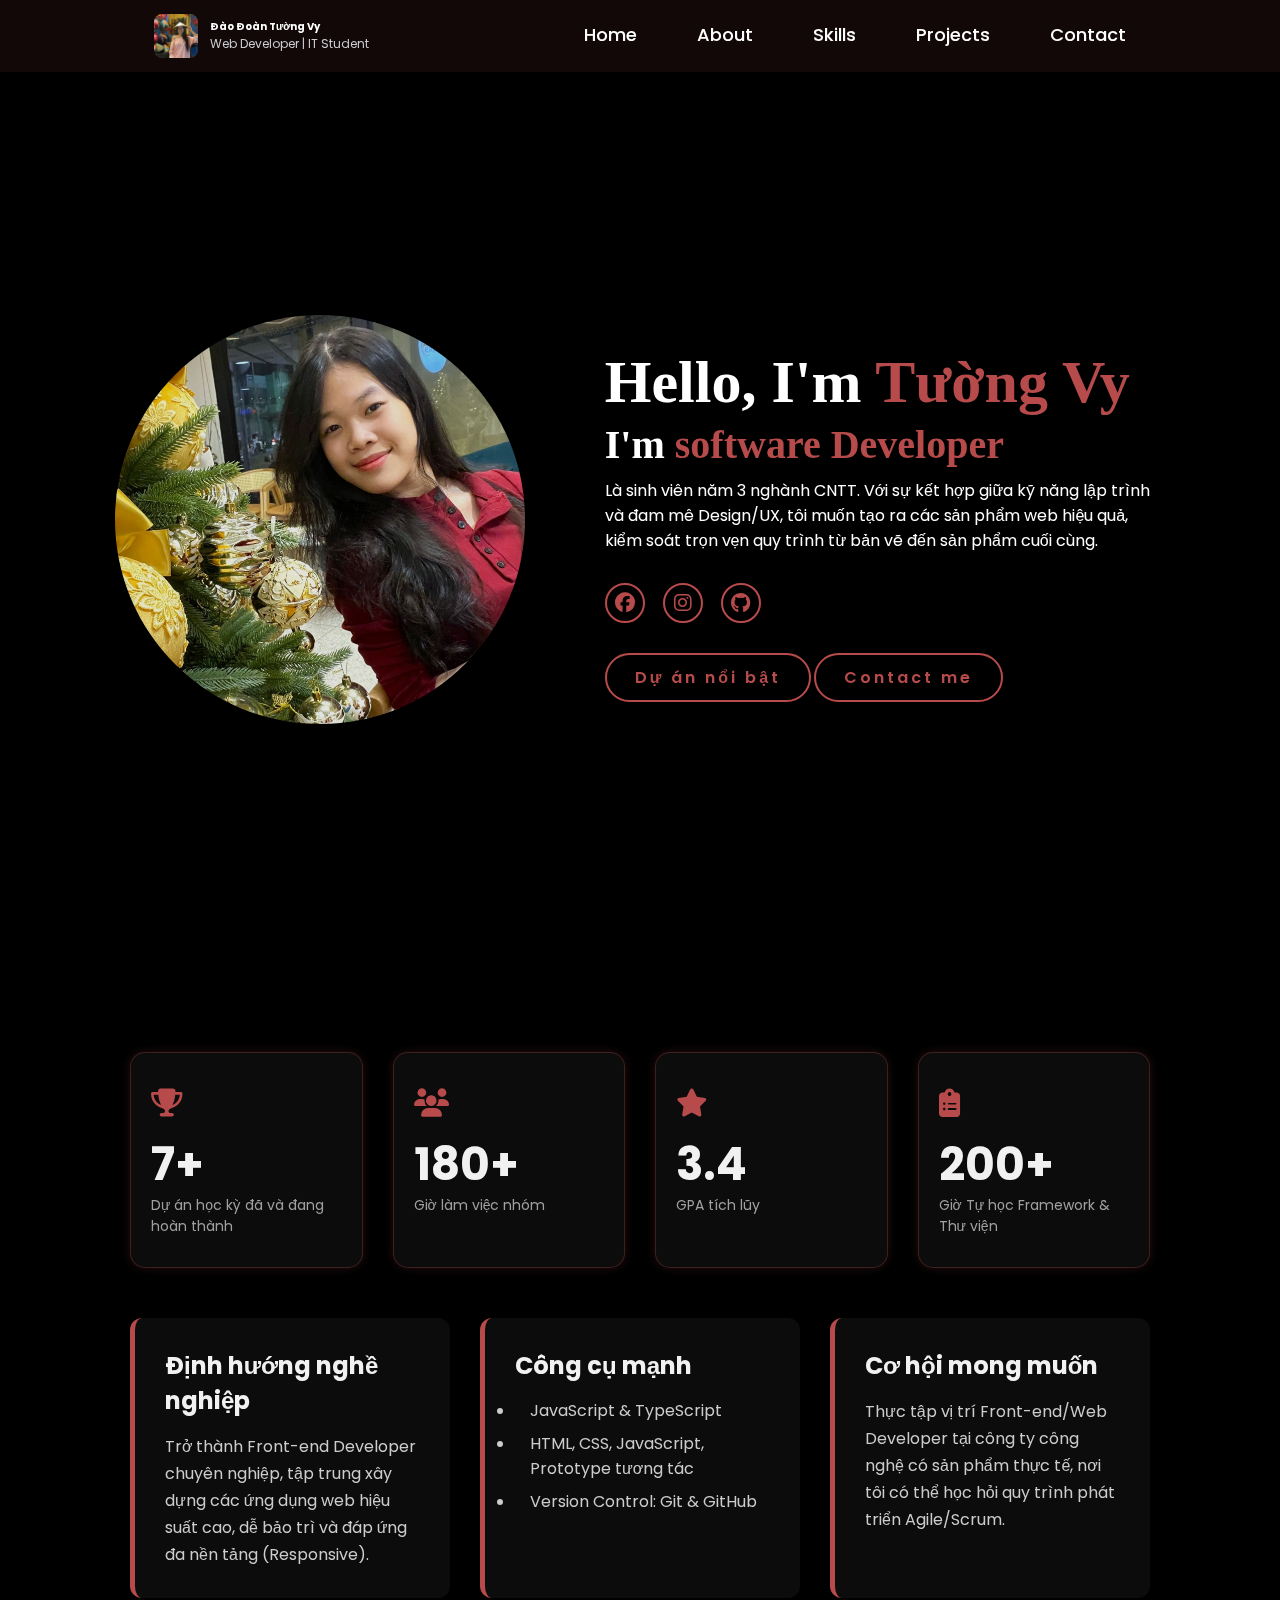
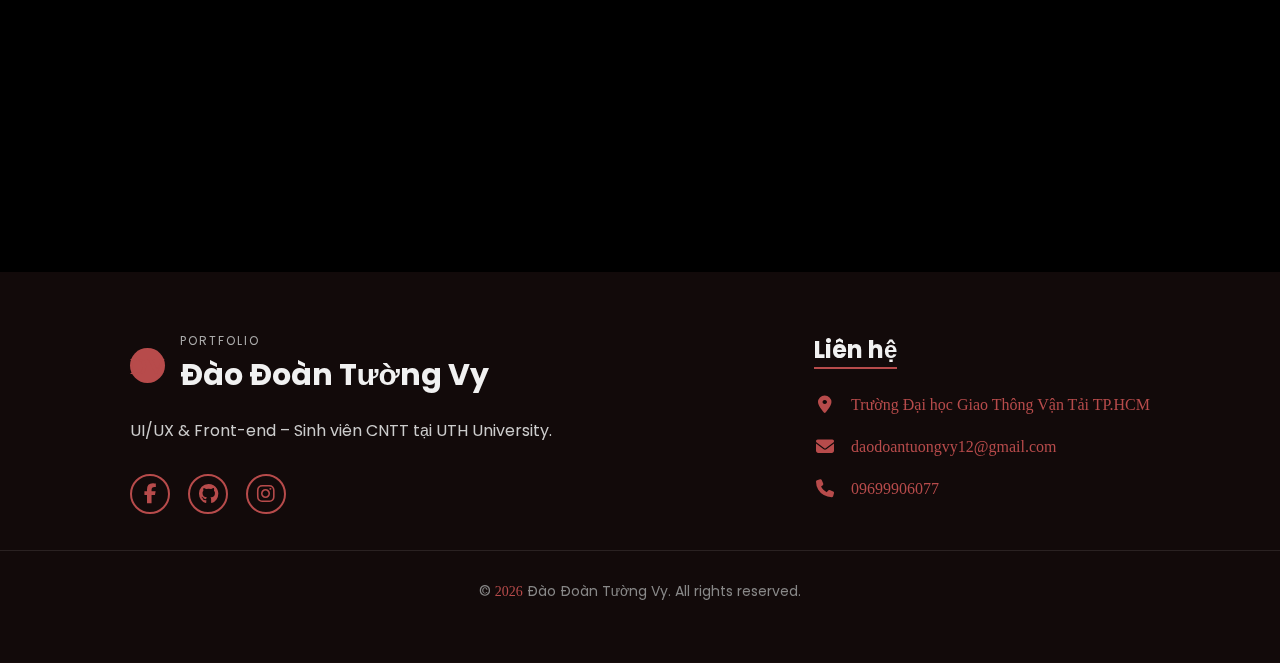
<file: index.html>
<!doctype html>
<html lang="vi">
<head>
  <meta charset="utf-8" />
  <meta name="viewport" content="width=device-width, initial-scale=1" />
  <title>Portfolio_ddtuongvy</title>
  <link rel="stylesheet" href="style.css">
    <meta charset="UTF-8">
    <meta name="viewport" content="width=device-width, initial-scale=1.0">
    <link rel="stylesheet" href="https://cdnjs.cloudflare.com/ajax/libs/font-awesome/6.5.2/css/all.min.css">
    <link rel="stylesheet" href="style.css">
    <title>Portfolio Website</title>
</head>
<body>
    <header class="site-header">
    <div class="container header-inner">
      <div class="brand">
        <!-- Logo tối giản (dùng ảnh nếu có) -->
        <img src="hinhanh/1.jpg" alt="Logo Vy" class="brand-logo" onerror="this.style.display='none'">
        <div class="brand-text">
          <div class="brand-name">Đào Đoàn Tường Vy</div>
          <div class="brand-role">Web Developer | IT Student</div>
        </div> 
       </div>
       

      <nav class="site-nav">
        <a href="index.html" class="nav-link">Home</a>
        <a href="about.html" class="nav-link">About</a>
        <a href="skills.html" class="nav-link">Skills</a>
        <a href="projects.html" class="nav-link">Projects</a>
        <a href="contact.html" class="nav-link">Contact</a>
      </nav>
    </div>
    <main>
    <section class="home">
        <div class="home-img">
            <img src="hinhanh/2.jpg" alt="Tuongvyhome">
        </div>
        <div class="home-content">
            <h1>Hello, I'm  <span>Tường Vy</span></h1>
            <h3 class="typing-text">I'm <span></span></h3>
            <p> Là sinh viên năm 3 nghành CNTT. Với sự kết hợp giữa kỹ năng lập trình và đam mê Design/UX, tôi muốn tạo ra các sản phẩm web hiệu quả, kiểm soát trọn vẹn quy trình từ bản vẽ đến sản phẩm cuối cùng.</p>
            <div class="social-icons">
                <a href="https://www.facebook.com/daodoantuongvy/" target="_blank"><i class="fa-brands fa-facebook"></i></a>
                <a href="https://www.instagram.com/ddtuongvy/" target="_blank"><i class="fa-brands fa-instagram"></i></a>
                <a href="https://github.com/ddtuongvy" target="_blank"><i class="fa-brands fa-github"></i></a>
            </div>
             <a href="projects.html" class="btn">Dự án nổi bật</a>
             <a href="contact.html" class="btn">Contact me</a>
        </div>
    </section>
    <section class="stats-vision-section" id="stats-vision">
    <div class="container">
        <div class="stats-section">
            <div class="stats-cards-grid">
                <div class="stat-card">
                    <div class="stat-icon-wrapper"><i class="fa-solid fa-trophy"></i></div>
                    <div class="stat-number">7+</div>
                    <div class="stat-label">Dự án học kỳ đã và đang hoàn thành</div>
                </div>
                <div class="stat-card">
                    <div class="stat-icon-wrapper"><i class="fa-solid fa-users"></i></div>
                    <div class="stat-number">180+</div>
                    <div class="stat-label">Giờ làm việc nhóm</div>
                </div>

                <div class="stat-card">
                    <div class="stat-icon-wrapper"><i class="fa-solid fa-star"></i></div>
                    <div class="stat-number">3.4</div>
                    <div class="stat-label">GPA tích lũy</div>
                </div>
                <div class="stat-card">
                    <div class="stat-icon-wrapper"><i class="fa-solid fa-clipboard-list"></i></div>
                    <div class="stat-number">200+</div>
                    <div class="stat-label">Giờ Tự học Framework & Thư viện</div>
                </div>
            </div>
        </div>
        <div class="vision-section-grid">
            <div class="vision-card">
                <h3 class="vision-title">Định hướng nghề nghiệp</h3>
                <p>
                    Trở thành Front-end Developer chuyên nghiệp, tập trung xây dựng các ứng dụng web hiệu suất cao, dễ bảo trì và đáp ứng đa nền tảng (Responsive).
                </p>
            </div>

            <div class="vision-card">
                <h3 class="vision-title">Công cụ mạnh</h3>
                <ul class="tool-list">
                    <li>JavaScript & TypeScript</li>
                    <li>HTML, CSS, JavaScript, Prototype tương tác</li>
                    <li>Version Control: Git & GitHub</li>
                </ul>
            </div>

            <div class="vision-card">
                <h3 class="vision-title">Cơ hội mong muốn</h3>
                <p>
                    Thực tập vị trí Front-end/Web Developer tại công ty công nghệ có sản phẩm thực tế, nơi tôi có thể học hỏi quy trình phát triển Agile/Scrum.
                </p>
            </div>
            
        </div>
    </div>
</section>
    </main>
    <footer class="site-footer new-layout">
    <div class="container footer-inner-new-layout">
        
        <div class="footer-col footer-info-social">
            <div class="brand-info-footer">
                <div class="avatar-placeholder">
                    <span>DV</span> </div>
                <div>
                    <div class="footer-portfolio-title">PORTFOLIO</div>
                    <div class="footer-name">Đào Đoàn Tường Vy</div>
                </div>
            </div>
            
            <p class="footer-short-desc">
                UI/UX & Front-end – Sinh viên CNTT tại UTH University.
            </p>

            <div class="social-icons-footer">
                <a href="https://www.facebook.com/daodoantuongvy/" target="_blank" aria-label="Facebook"><i class="fa-brands fa-facebook-f"></i></a>
                <a href="https://github.com/ddtuongvy" target="_blank" aria-label="GitHub"><i class="fa-brands fa-github"></i></a>
                <a href="https://www.instagram.com/ddtuongvy/" target="_blank" aria-label="Instagram"><i class="fa-brands fa-instagram"></i></a>
            </div>
        </div>

        <div class="footer-col footer-contact">
            <h4 class="contact-heading">Liên hệ</h4>
            <ul class="contact-list">
                <li>
                    <i class="fa-solid fa-location-dot"></i>
                    <span>Trường Đại học Giao Thông Vận Tải TP.HCM</span>
                </li>
                <li>
                    <i class="fa-solid fa-envelope"></i>
                    <span>daodoantuongvy12@gmail.com</span> 
                </li>
                <li>
                    <i class="fa-solid fa-phone"></i>
                    <span>09699906077</span> 
                </li>
            </ul>
        </div>
        
    </div>
    <div class="footer-copyright">
        © <span id="year-new-footer">2025</span> Đào Đoàn Tường Vy. All rights reserved.
    </div>
</footer>

<script>
    document.getElementById('year-new-footer').textContent = new Date().getFullYear();
</script>
</body>
</html>
</body>
</html>
</file>
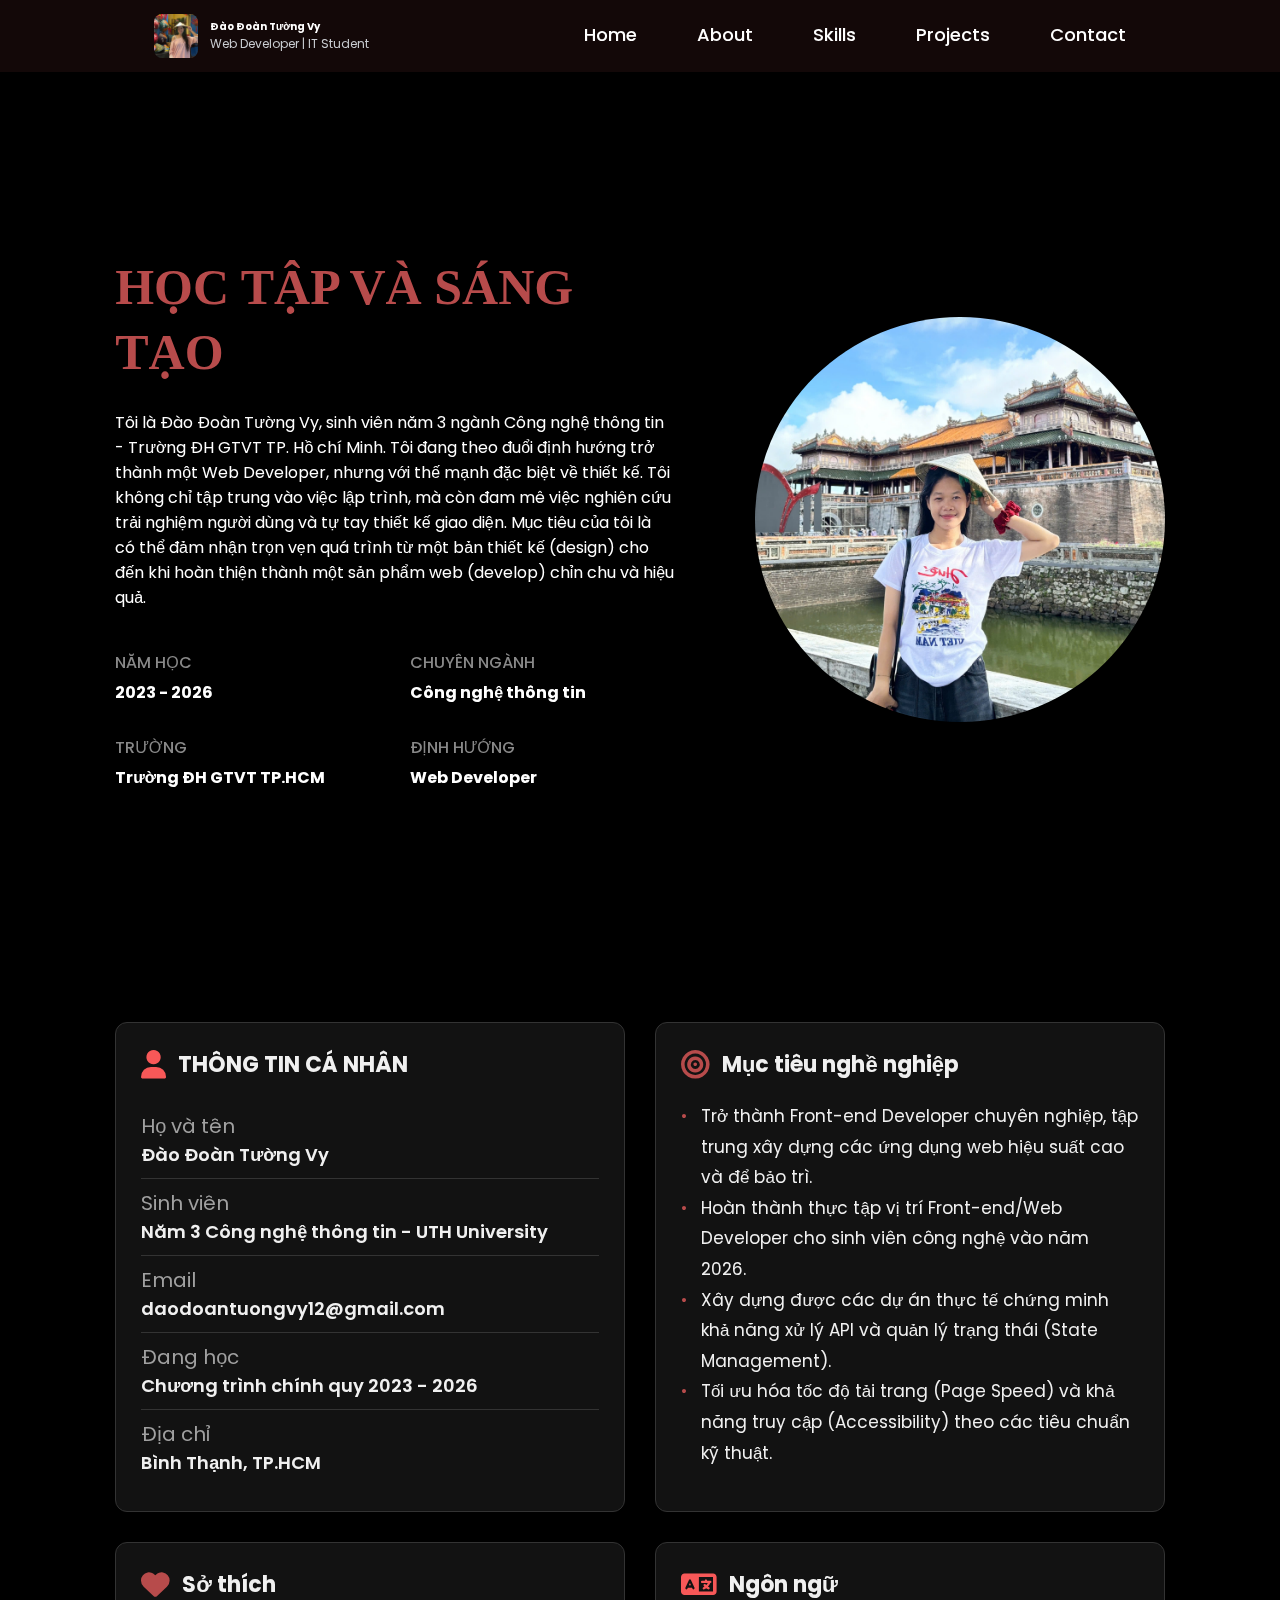
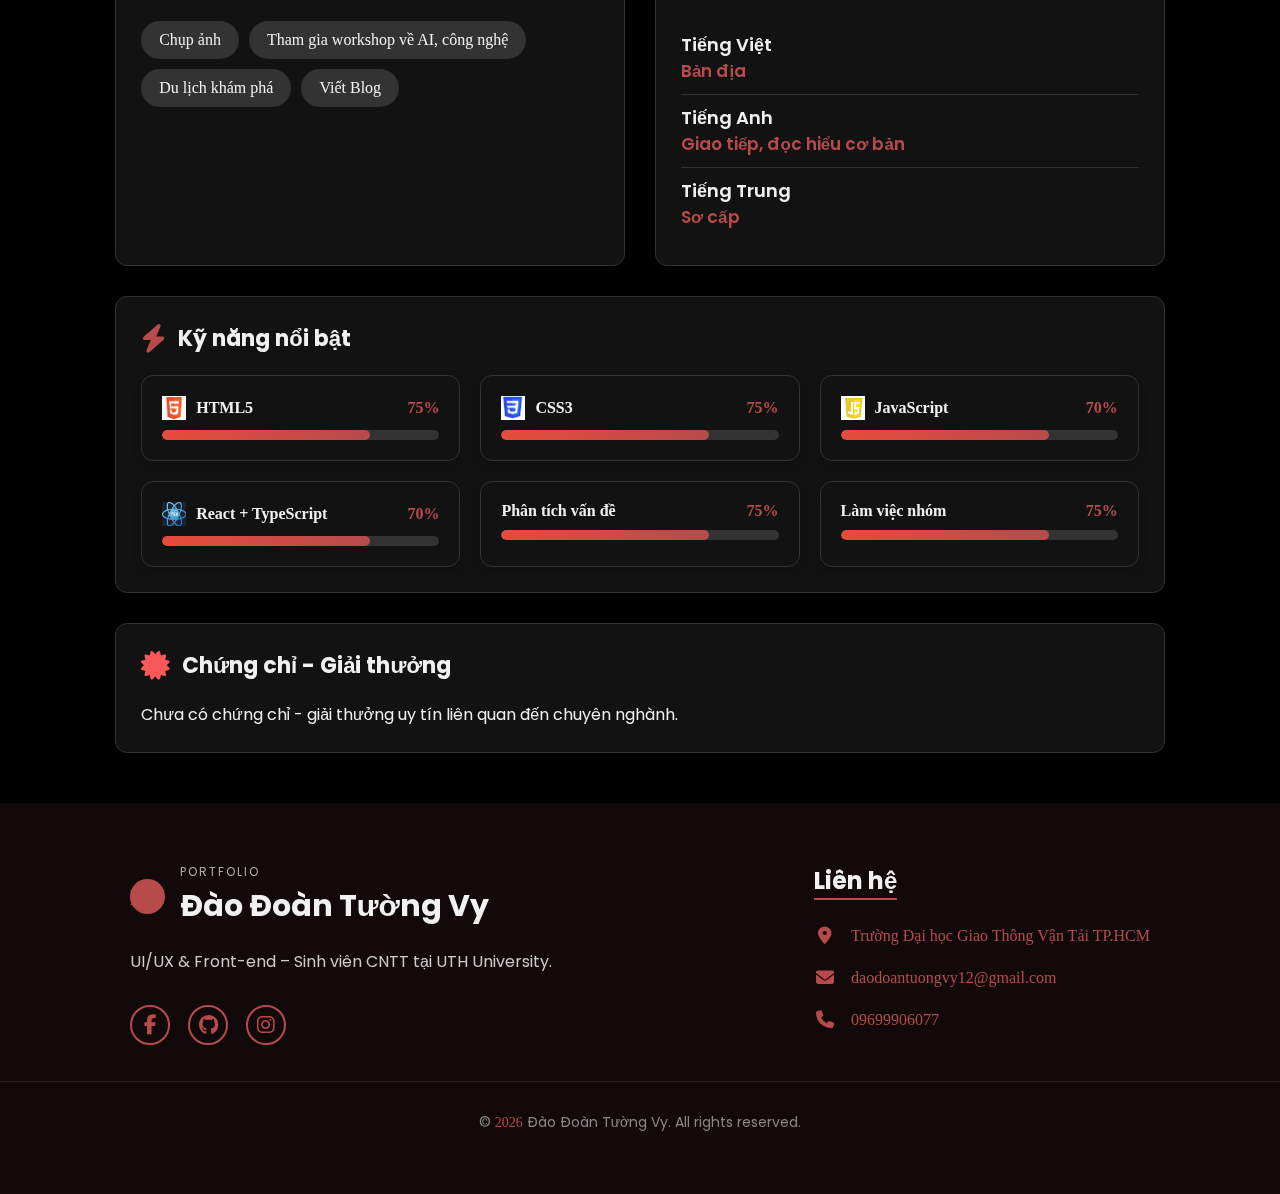
<file: about.html>
<!-- about.html - Giới thiệu chi tiết -->
<!doctype html>
<html lang="vi">
<head>
  <meta charset="utf-8" />
  <meta name="viewport" content="width=device-width, initial-scale=1" />
  <title>Portfolio_ddtuongvy</title>
  <link rel="stylesheet" href="style.css">
    <meta charset="UTF-8">
    <meta name="viewport" content="width=device-width, initial-scale=1.0">
    <link rel="stylesheet" href="https://cdnjs.cloudflare.com/ajax/libs/font-awesome/6.5.2/css/all.min.css">
    <link rel="stylesheet" href="about.css">
    <title>Portfolio Website</title>
</head>
<body>
    <header class="site-header">
    <div class="container header-inner">
      <div class="brand">
        <!-- Logo tối giản (dùng ảnh nếu có) -->
        <img src="hinhanh/1.jpg" alt="Logo Vy" class="brand-logo" onerror="this.style.display='none'">
        <div class="brand-text">
          <div class="brand-name">Đào Đoàn Tường Vy</div>
          <div class="brand-role">Web Developer | IT Student</div>
        </div>
      </div>

      <nav class="site-nav">
        <a href="index.html" class="nav-link">Home</a>
        <a href="about.html" class="nav-link">About</a>
        <a href="skills.html" class="nav-link">Skills</a>
        <a href="projects.html" class="nav-link">Projects</a>
        <a href="contact.html" class="nav-link">Contact</a>
      </nav>
    </div>
    <main>
<section class="about">
        <div class="about-content">
            <h1>HỌC TẬP VÀ SÁNG TẠO</span></h1>
            <p>    Tôi là Đào Đoàn Tường Vy, sinh viên năm 3 ngành Công nghệ thông tin - Trường ĐH GTVT TP. Hồ chí Minh. Tôi đang theo đuổi định hướng trở thành một Web Developer, nhưng với thế mạnh đặc biệt về thiết kế. Tôi không chỉ tập trung vào việc lập trình, mà còn đam mê việc nghiên cứu trải nghiệm người dùng và tự tay thiết kế giao diện. Mục tiêu của tôi là có thể đảm nhận trọn vẹn quá trình từ một bản thiết kế (design) cho đến khi hoàn thiện thành một sản phẩm web (develop) chỉn chu và hiệu quả.<p>
        <div class="details-grid">
    <div class="detail-item">
        <p class="detail-label">NĂM HỌC</p>
        <p class="detail-value">2023 - 2026</p>
    </div>
    <div class="detail-item">
        <p class="detail-label">CHUYÊN NGÀNH</p>
        <p class="detail-value">Công nghệ thông tin</p>
    </div>
    <div class="detail-item">
        <p class="detail-label">TRƯỜNG</p>
        <p class="detail-value">Trường ĐH GTVT TP.HCM</p>
    </div>
    <div class="detail-item">
        <p class="detail-label">ĐỊNH HƯỚNG</p>
        <p class="detail-value">Web Developer</p>
    </div>
</div>
        </div>
        <div class="about-img">
            <img src="hinhanh/3.jpg" alt="aboutddtvy">
        </div>
    </section>

   <section class="about-section">
        <div class="main-profile-layout"> 
            
            <div class="profile-row">
                
                <div class="card card-personal-info">
                    <h3 class="card-heading"><i class="fa-solid fa-user"></i> THÔNG TIN CÁ NHÂN</h3>
                    
                    <div class="info-field">
                        <label class="field-label">Họ và tên</label>
                        <p class="field-value">Đào Đoàn Tường Vy</p>
                    </div>
                    <div class="info-field">
                        <label class="field-label">Sinh viên</label>
                        <p class="field-value">Năm 3 Công nghệ thông tin - UTH University</p>
                    </div>
                    <div class="info-field">
                        <label class="field-label">Email</label>
                        <p class="field-value">daodoantuongvy12@gmail.com</p>
                    </div>
                    <div class="info-field">
                        <label class="field-label">Đang học</label>
                        <p class="field-value">Chương trình chính quy 2023 - 2026</p>
                    </div>
                    <div class="info-field" style="box-shadow: none;">
                        <label class="field-label">Địa chỉ</label>
                        <p class="field-value">Bình Thạnh, TP.HCM</p>
                    </div>
                </div>
                
                <div class="card card-goals">
                    <h3 class="card-heading"><i class="fa-solid fa-bullseye"></i> Mục tiêu nghề nghiệp</h3>
                    <ul class="goal-list">
                        <li>Trở thành Front-end Developer chuyên nghiệp, tập trung xây dựng các ứng dụng web hiệu suất cao và để bảo trì.</li>
                        <li>Hoàn thành thực tập vị trí Front-end/Web Developer cho sinh viên công nghệ vào năm 2026.</li>
                        <li>Xây dựng được các dự án thực tế chứng minh khả năng xử lý API và quản lý trạng thái (State Management).</li>
                        <li>Tối ưu hóa tốc độ tải trang (Page Speed) và khả năng truy cập (Accessibility) theo các tiêu chuẩn kỹ thuật.</li>
                    </ul>
                </div>
            </div>
            <div class="profile-row">
                <div class="card card-hobbies">
                    <h3 class="card-heading"><i class="fa-solid fa-heart"></i> Sở thích</h3>
                    <div class="tag-group">
                        <span class="tag hobby-tag">Chụp ảnh</span>
                        <span class="tag hobby-tag">Tham gia workshop về AI, công nghệ</span>
                        <span class="tag hobby-tag">Du lịch khám phá</span>
                        <span class="tag hobby-tag">Viết Blog</span>
                    </div>
                </div>
                
                <div class="card card-language">
                    <h3 class="card-heading"><i class="fa-solid fa-language"></i> Ngôn ngữ</h3>
                    <div class="info-field">
                        <p class="field-value">Tiếng Việt</p>
                        <p class="lang-level lang-highlight">Bản địa</p>
                    </div>
                    <div class="info-field">
                        <p class="field-value">Tiếng Anh</p>
                        <p class="lang-level lang-highlight">Giao tiếp, đọc hiểu cơ bản</p>
                    </div>
                    <div class="info-field" style="box-shadow: none;">
                        <p class="field-value">Tiếng Trung</p>
                        <p class="lang-level lang-highlight">Sơ cấp</p>
                    </div>
                </div>
            </div>
            <div class="profile-row">
                <div class="card card-skills" style="flex: 1 1 100%;">
                    <h3 class="card-heading"><i class="fa-solid fa-bolt"></i> Kỹ năng nổi bật</h3>
                    <div class="skills-grid">

                        <div class="skill-card active-skill">
                            <div class="skill-header">
                                <div class="skill-header-left">
                                    <img src="hinhanh/HTML.png" alt="HTML5 Logo" class="skill-icon">
                                    <span class="skill-name">HTML5</span>
                                </div>
                                <span class="skill-percentage">75%</span>
                            </div>
                            <div class="progress-bar-container" data-progress="75%">
                                <div class="progress-bar"></div>
                            </div>
                        </div>
                        
                        <div class="skill-card">
                            <div class="skill-header">
                                <div class="skill-header-left">
                                    <img src="/hinhanh/CSS.png" alt="CSS3 Logo" class="skill-icon">
                                    <span class="skill-name">CSS3</span>
                                </div>
                                <span class="skill-percentage">75%</span>
                            </div>
                            <div class="progress-bar-container" data-progress="75%">
                                <div class="progress-bar"></div>
                            </div>
                        </div>

                        <div class="skill-card">
                            <div class="skill-header">
                                <div class="skill-header-left">
                                    <img src="/hinhanh/JVC.png" alt="JavaScript Logo" class="skill-icon">
                                    <span class="skill-name">JavaScript</span>
                                </div>
                                <span class="skill-percentage">70%</span>
                            </div>
                            <div class="progress-bar-container" data-progress="70%">
                                <div class="progress-bar"></div>
                            </div>
                        </div>
                        
                        <div class="skill-card">
                            <div class="skill-header">
                                <div class="skill-header-left">
                                    <img src="/hinhanh/TSX.png" alt="React Logo" class="skill-icon">
                                    <span class="skill-name">React + TypeScript</span>
                                </div>
                                <span class="skill-percentage">70%</span>
                            </div>
                            <div class="progress-bar-container" data-progress="65%">
                                <div class="progress-bar"></div>
                            </div>
                        </div>

                        <div class="skill-card">
                            <div class="skill-header">
                                <div class="skill-header-left">
                                    <span class="skill-name">Phân tích vấn đề</span>
                                </div>
                                <span class="skill-percentage">75%</span>
                            </div>
                            <div class="progress-bar-container" data-progress="80%">
                                <div class="progress-bar"></div>
                            </div>
                        </div>

                        <div class="skill-card">
                            <div class="skill-header">
                                <div class="skill-header-left">
                                    <span class="skill-name">Làm việc nhóm</span>
                                </div>
                                <span class="skill-percentage">75%</span>
                            </div>
                            <div class="progress-bar-container" data-progress="75%">
                                <div class="progress-bar"></div>
                            </div>
                        </div>

                    </div>
                </div>
            </div>
            <div class="profile-row">
                <div class="card card-cert" style="flex: 1 1 100%;">
                    <h3 class="card-heading"><i class="fa-solid fa-certificate"></i> Chứng chỉ - Giải thưởng</h3>
                    <div class="cert-item">
                        <p class="cert-desc">Chưa có chứng chỉ - giải thưởng uy tín liên quan đến chuyên nghành.</p>
                    </div>
                </div>
            </div>

        </div>
    </section>
    </main>
    <footer class="site-footer new-layout">
    <div class="container footer-inner-new-layout">
        
        <div class="footer-col footer-info-social">
            <div class="brand-info-footer">
                <div class="avatar-placeholder">
                    <span>DV</span> </div>
                <div>
                    <div class="footer-portfolio-title">PORTFOLIO</div>
                    <div class="footer-name">Đào Đoàn Tường Vy</div>
                </div>
            </div>
            
            <p class="footer-short-desc">
                UI/UX & Front-end – Sinh viên CNTT tại UTH University.
            </p>

            <div class="social-icons-footer">
                <a href="https://www.facebook.com/daodoantuongvy/" target="_blank" aria-label="Facebook"><i class="fa-brands fa-facebook-f"></i></a>
                <a href="https://github.com/ddtuongvy" target="_blank" aria-label="GitHub"><i class="fa-brands fa-github"></i></a>
                <a href="https://www.instagram.com/ddtuongvy/" target="_blank" aria-label="Instagram"><i class="fa-brands fa-instagram"></i></a>
            </div>
        </div>

        <div class="footer-col footer-contact">
            <h4 class="contact-heading">Liên hệ</h4>
            <ul class="contact-list">
                <li>
                    <i class="fa-solid fa-location-dot"></i>
                    <span>Trường Đại học Giao Thông Vận Tải TP.HCM</span>
                </li>
                <li>
                    <i class="fa-solid fa-envelope"></i>
                    <span>daodoantuongvy12@gmail.com</span> 
                </li>
                <li>
                    <i class="fa-solid fa-phone"></i>
                    <span>09699906077</span> 
                </li>
            </ul>
        </div>
        
    </div>
    <div class="footer-copyright">
        © <span id="year-new-footer">2025</span> Đào Đoàn Tường Vy. All rights reserved.
    </div>
</footer>

<script>
    document.getElementById('year-new-footer').textContent = new Date().getFullYear();
</script>
</body>
</html>
</body>
</html>
</file>
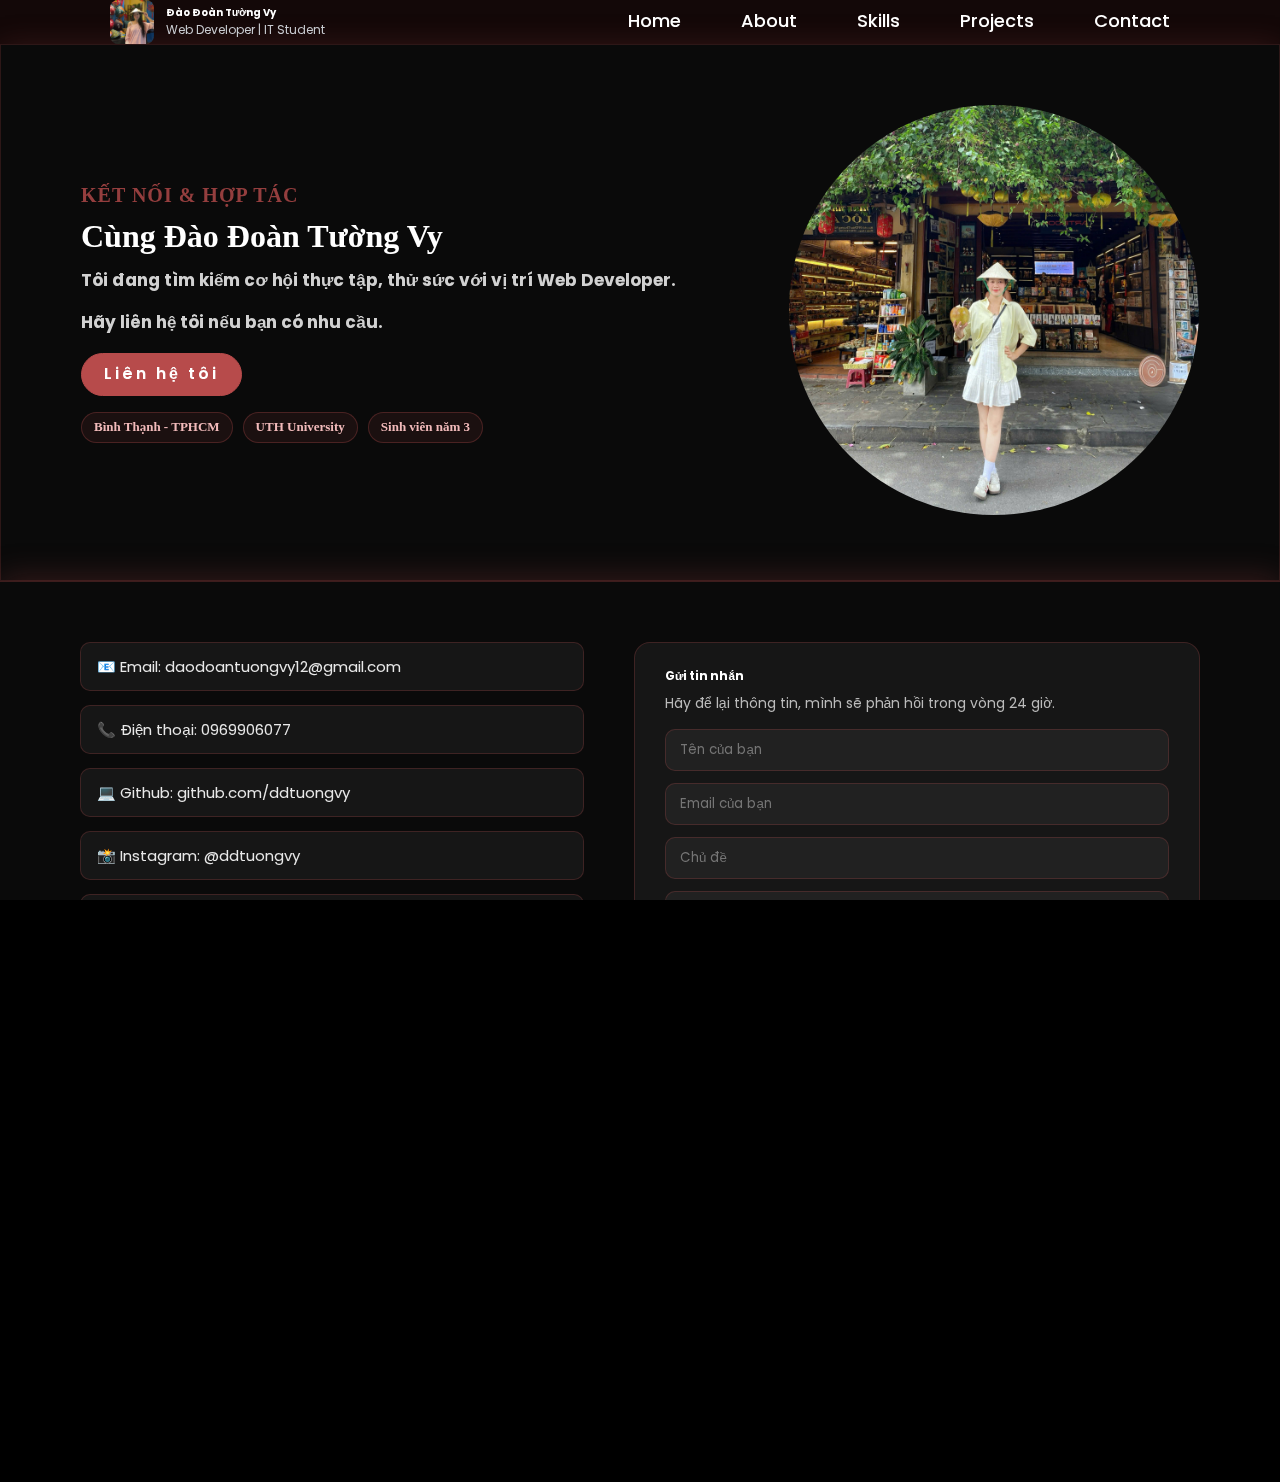
<file: contact.html>
<!-- about.html - Giới thiệu chi tiết -->
<!doctype html>
<html lang="vi">
<head>
  <meta charset="utf-8" />
  <meta name="viewport" content="width=device-width, initial-scale=1" />
  <title>Portfolio_ddtuongvy</title>
  <link rel="stylesheet" href="style.css">
    <meta charset="UTF-8">
    <meta name="viewport" content="width=device-width, initial-scale=1.0">
    <link rel="stylesheet" href="https://cdnjs.cloudflare.com/ajax/libs/font-awesome/6.5.2/css/all.min.css">
    <link rel="stylesheet" href="contact.css">
    <title>Portfolio Website</title>
</head>
<body>
    <header class="site-header">
    <div class="container header-inner">
      <div class="brand">
        <!-- Logo tối giản (dùng ảnh nếu có) -->
        <img src="hinhanh/1.jpg" alt="Logo Vy" class="brand-logo" onerror="this.style.display='none'">
        <div class="brand-text">
          <div class="brand-name">Đào Đoàn Tường Vy</div>
          <div class="brand-role">Web Developer | IT Student</div>
        </div>
      </div>
      <nav class="site-nav">
        <a href="index.html" class="nav-link">Home</a>
        <a href="about.html" class="nav-link">About</a>
        <a href="skills.html" class="nav-link">Skills</a>
        <a href="projects.html" class="nav-link">Projects</a>
        <a href="contact.html" class="nav-link">Contact</a>
      </nav>
    </div>
<div class="container">
    <div class="top-section">
      <div class="intro-card">
        <h2>KẾT NỐI & HỢP TÁC</h2>
        <h1>Cùng Đào Đoàn Tường Vy</h1>
        <p>Tôi đang tìm kiếm cơ hội thực tập, thử sức với vị trí Web Developer.</p>
        <p>Hãy liên hệ tôi nếu bạn có nhu cầu.</p>
        <div class="buttons">
          <a href="https://github.com/ddtuongvy" class="btn">Liên hệ tôi</a>
        </div>
        <div class="tags">
          <span>Bình Thạnh - TPHCM</span>
          <span>UTH University</span>
          <span>Sinh viên năm 3</span>
        </div>
      </div>
      <div class="photo">
        <img src="hinhanh/5.jpg" alt="TuongVy">
      </div>
    </div>
    <div class="bottom-section">
      <div class="contact-info">
        <div class="info-item">
          <span>📧</span> Email: daodoantuongvy12@gmail.com
        </div>
        <div class="info-item">
          <span>📞</span> Điện thoại: 0969906077
        </div>
        <div class="info-item">
          <span>💻</span> Github: github.com/ddtuongvy
        </div>
        <div class="info-item">
          <span>📸</span> Instagram: @ddtuongvy
        </div>
        <div class="info-item">
          <span>📘</span> Facebook: facebook.com/daodoantuongvy
        </div>
      </div>
      <div class="contact-form">
        <h3>Gửi tin nhắn</h3>
        <p>Hãy để lại thông tin, mình sẽ phản hồi trong vòng 24 giờ.</p>
        <form>
          <input type="text" placeholder="Tên của bạn" required />
          <input type="email" placeholder="Email của bạn" required />
          <input type="text" placeholder="Chủ đề" />
          <textarea placeholder="Tin nhắn của bạn" required></textarea>
          <button type="submit">Gửi tin nhắn</button>
        </form>
      </div>
    </div>
  </div>
    <footer class="site-footer new-layout">
    <div class="container footer-inner-new-layout">
        
        <div class="footer-col footer-info-social">
            <div class="brand-info-footer">
                <div class="avatar-placeholder">
                    <span>DV</span> </div>
                <div>
                    <div class="footer-portfolio-title">PORTFOLIO</div>
                    <div class="footer-name">Đào Đoàn Tường Vy</div>
                </div>
            </div>
            
            <p class="footer-short-desc">
                UI/UX & Front-end – Sinh viên CNTT tại UTH University.
            </p>

            <div class="social-icons-footer">
                <a href="https://www.facebook.com/daodoantuongvy/" target="_blank" aria-label="Facebook"><i class="fa-brands fa-facebook-f"></i></a>
                <a href="https://github.com/ddtuongvy" target="_blank" aria-label="GitHub"><i class="fa-brands fa-github"></i></a>
                <a href="https://www.instagram.com/ddtuongvy/" target="_blank" aria-label="Instagram"><i class="fa-brands fa-instagram"></i></a>
            </div>
        </div>

        <div class="footer-col footer-contact">
            <h4 class="contact-heading">Liên hệ</h4>
            <ul class="contact-list">
                <li>
                    <i class="fa-solid fa-location-dot"></i>
                    <span>Trường Đại học Giao Thông Vận Tải TP.HCM</span>
                </li>
                <li>
                    <i class="fa-solid fa-envelope"></i>
                    <span>daodoantuongvy12@gmail.com</span> 
                </li>
                <li>
                    <i class="fa-solid fa-phone"></i>
                    <span>09699906077</span> 
                </li>
            </ul>
        </div>
        
    </div>
    <div class="footer-copyright">
        © <span id="year-new-footer">2025</span> Đào Đoàn Tường Vy. All rights reserved.
    </div>
</footer>

<script>
    document.getElementById('year-new-footer').textContent = new Date().getFullYear();
</script>
</body>
</html>
</body>
</html>
</file>
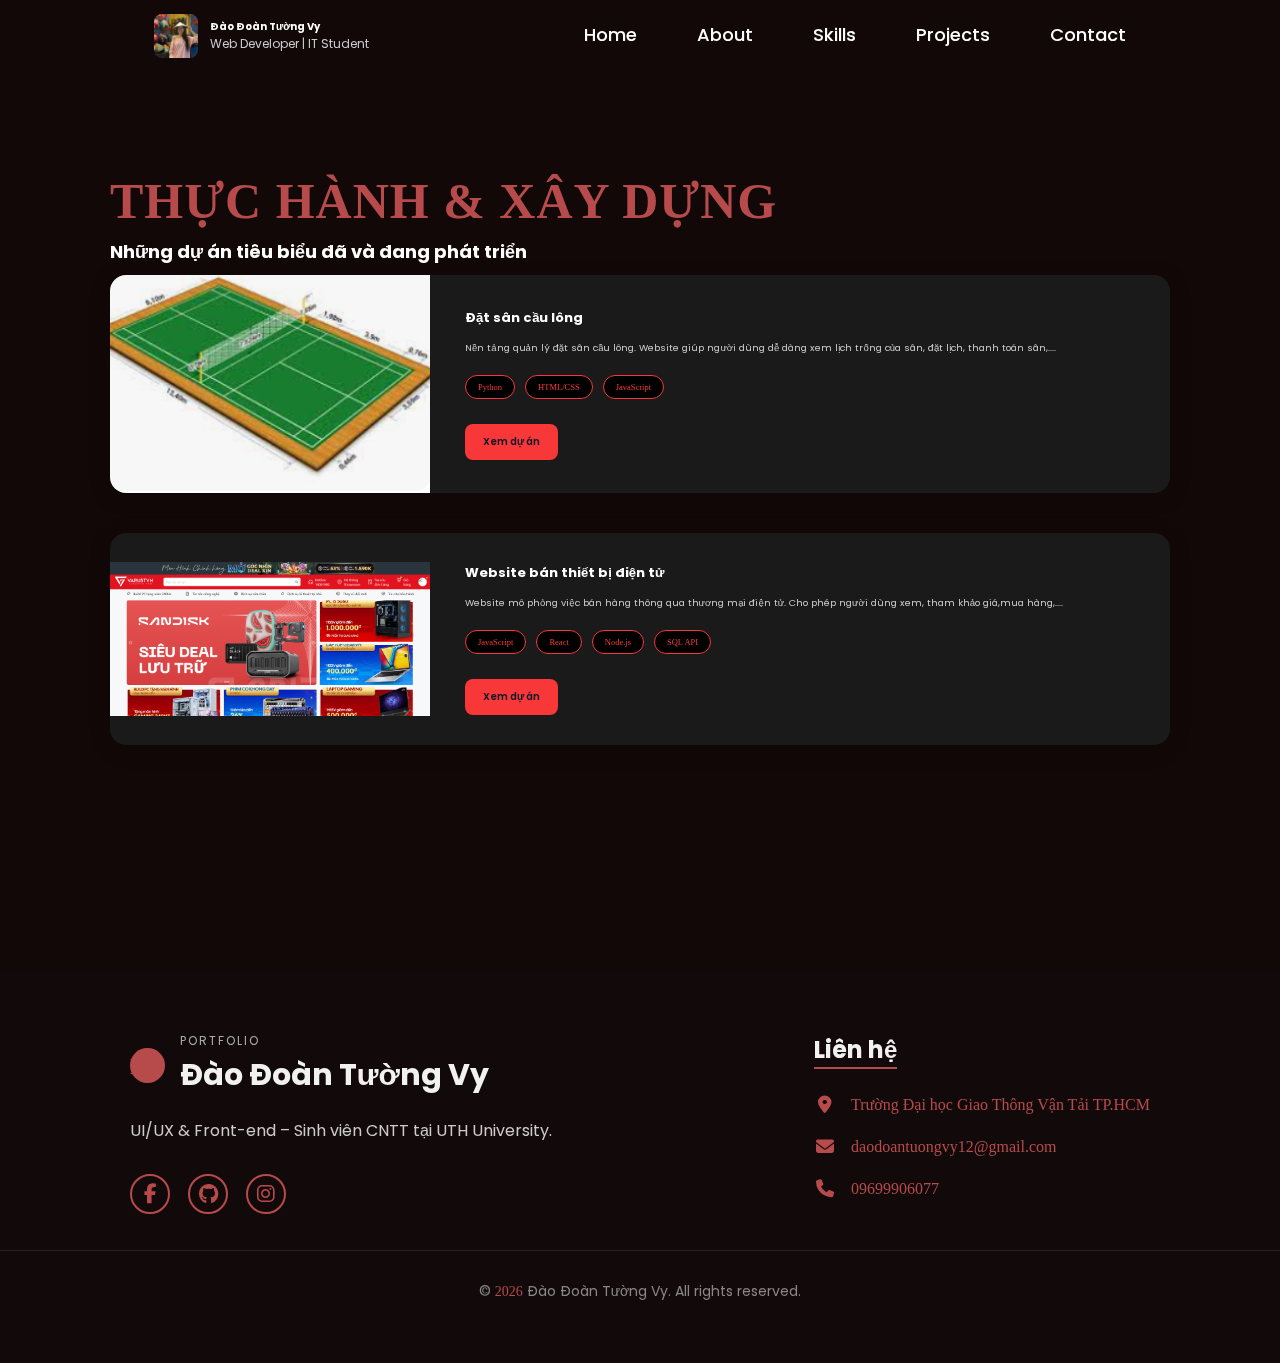
<file: projects.html>
<!-- about.html - Giới thiệu chi tiết -->
<!doctype html>
<html lang="vi">
<head>
  <meta charset="utf-8" />
  <meta name="viewport" content="width=device-width, initial-scale=1" />
  <title>Portfolio_ddtuongvy</title>
  <link rel="stylesheet" href="style.css">
    <meta charset="UTF-8">
    <meta name="viewport" content="width=device-width, initial-scale=1.0">
    <link rel="stylesheet" href="https://cdnjs.cloudflare.com/ajax/libs/font-awesome/6.5.2/css/all.min.css">
    <link rel="stylesheet" href="projects.css">
    <title>Portfolio Website</title>
</head>
<body>
    <header class="site-header">
    <div class="container header-inner">
      <div class="brand">
        <!-- Logo tối giản (dùng ảnh nếu có) -->
        <img src="hinhanh/1.jpg" alt="Logo Vy" class="brand-logo" onerror="this.style.display='none'">
        <div class="brand-text">
          <div class="brand-name">Đào Đoàn Tường Vy</div>
          <div class="brand-role">Web Developer | IT Student</div>
        </div>
      </div>

      <nav class="site-nav">
        <a href="index.html" class="nav-link">Home</a>
        <a href="about.html" class="nav-link">About</a>
        <a href="skills.html" class="nav-link">Skills</a>
        <a href="projects.html" class="nav-link">Projects</a>
        <a href="contact.html" class="nav-link">Contact</a>
      </nav>
    </div>
    <main>
<section class="projects-section">
  <div class="container">
    <h1 class="sub-title">THỰC HÀNH & XÂY DỰNG</h1>
    <h2>Những dự án tiêu biểu đã và đang phát triển</h2>

    <div class="project-card">
      <div class="project-image">
        <img src="hinhanh/projects1.png" alt="Đặt sân cầu lông">
      </div>
      <div class="project-info">
        <h3>Đặt sân cầu lông</h3>
        <p class="project-desc">
          Nền tảng quản lý đặt sân cầu lông. Website giúp người dùng dễ dàng xem lịch trống của sân, đặt lịch, thanh toán sân,....
        </p>
        <div class="tags">
          <span>Python</span>
          <span>HTML/CSS</span>
          <span>JavaScript</span>
        </div>
        <a href="https://github.com/F0N9-Perry/Datsancaulong" class="btn-view">Xem dự án</a>
      </div>
    </div>

    <div class="project-card">
      <div class="project-image">
        <img src="hinhanh/projects2.png" alt="Website bán thiết bị điện tử">
      </div>
      <div class="project-info">
        <h3>Website bán thiết bị điện tử</h3>
        <p class="project-desc">
          Website mô phỏng việc bán hàng thông qua thương mại điện tử. Cho phép người dùng xem, tham khảo giá,mua hàng,....
        </p>
        <div class="tags">
          <span>JavaScript</span>
          <span>React</span>
          <span>Node.js</span>
          <span>SQL API</span>
        </div>
        <a href="https://varust-vn.vercel.app/" class="btn-view">Xem dự án</a>
      </div>
    </div>
  </div>
</section>

      </main>
    <footer class="site-footer new-layout">
    <div class="container footer-inner-new-layout">
        
        <div class="footer-col footer-info-social">
            <div class="brand-info-footer">
                <div class="avatar-placeholder">
                    <span>DV</span> </div>
                <div>
                    <div class="footer-portfolio-title">PORTFOLIO</div>
                    <div class="footer-name">Đào Đoàn Tường Vy</div>
                </div>
            </div>
            
            <p class="footer-short-desc">
                UI/UX & Front-end – Sinh viên CNTT tại UTH University.
            </p>

            <div class="social-icons-footer">
                <a href="https://www.facebook.com/daodoantuongvy/" target="_blank" aria-label="Facebook"><i class="fa-brands fa-facebook-f"></i></a>
                <a href="https://github.com/ddtuongvy" target="_blank" aria-label="GitHub"><i class="fa-brands fa-github"></i></a>
                <a href="https://www.instagram.com/ddtuongvy/" target="_blank" aria-label="Instagram"><i class="fa-brands fa-instagram"></i></a>
            </div>
        </div>

        <div class="footer-col footer-contact">
            <h4 class="contact-heading">Liên hệ</h4>
            <ul class="contact-list">
                <li>
                    <i class="fa-solid fa-location-dot"></i>
                    <span>Trường Đại học Giao Thông Vận Tải TP.HCM</span>
                </li>
                <li>
                    <i class="fa-solid fa-envelope"></i>
                    <span>daodoantuongvy12@gmail.com</span> 
                </li>
                <li>
                    <i class="fa-solid fa-phone"></i>
                    <span>09699906077</span> 
                </li>
            </ul>
        </div>
        
    </div>
    <div class="footer-copyright">
        © <span id="year-new-footer">2025</span> Đào Đoàn Tường Vy. All rights reserved.
    </div>
</footer>

<script>
    document.getElementById('year-new-footer').textContent = new Date().getFullYear();
</script>
</body>
</html>
</body>
</html>
</file>
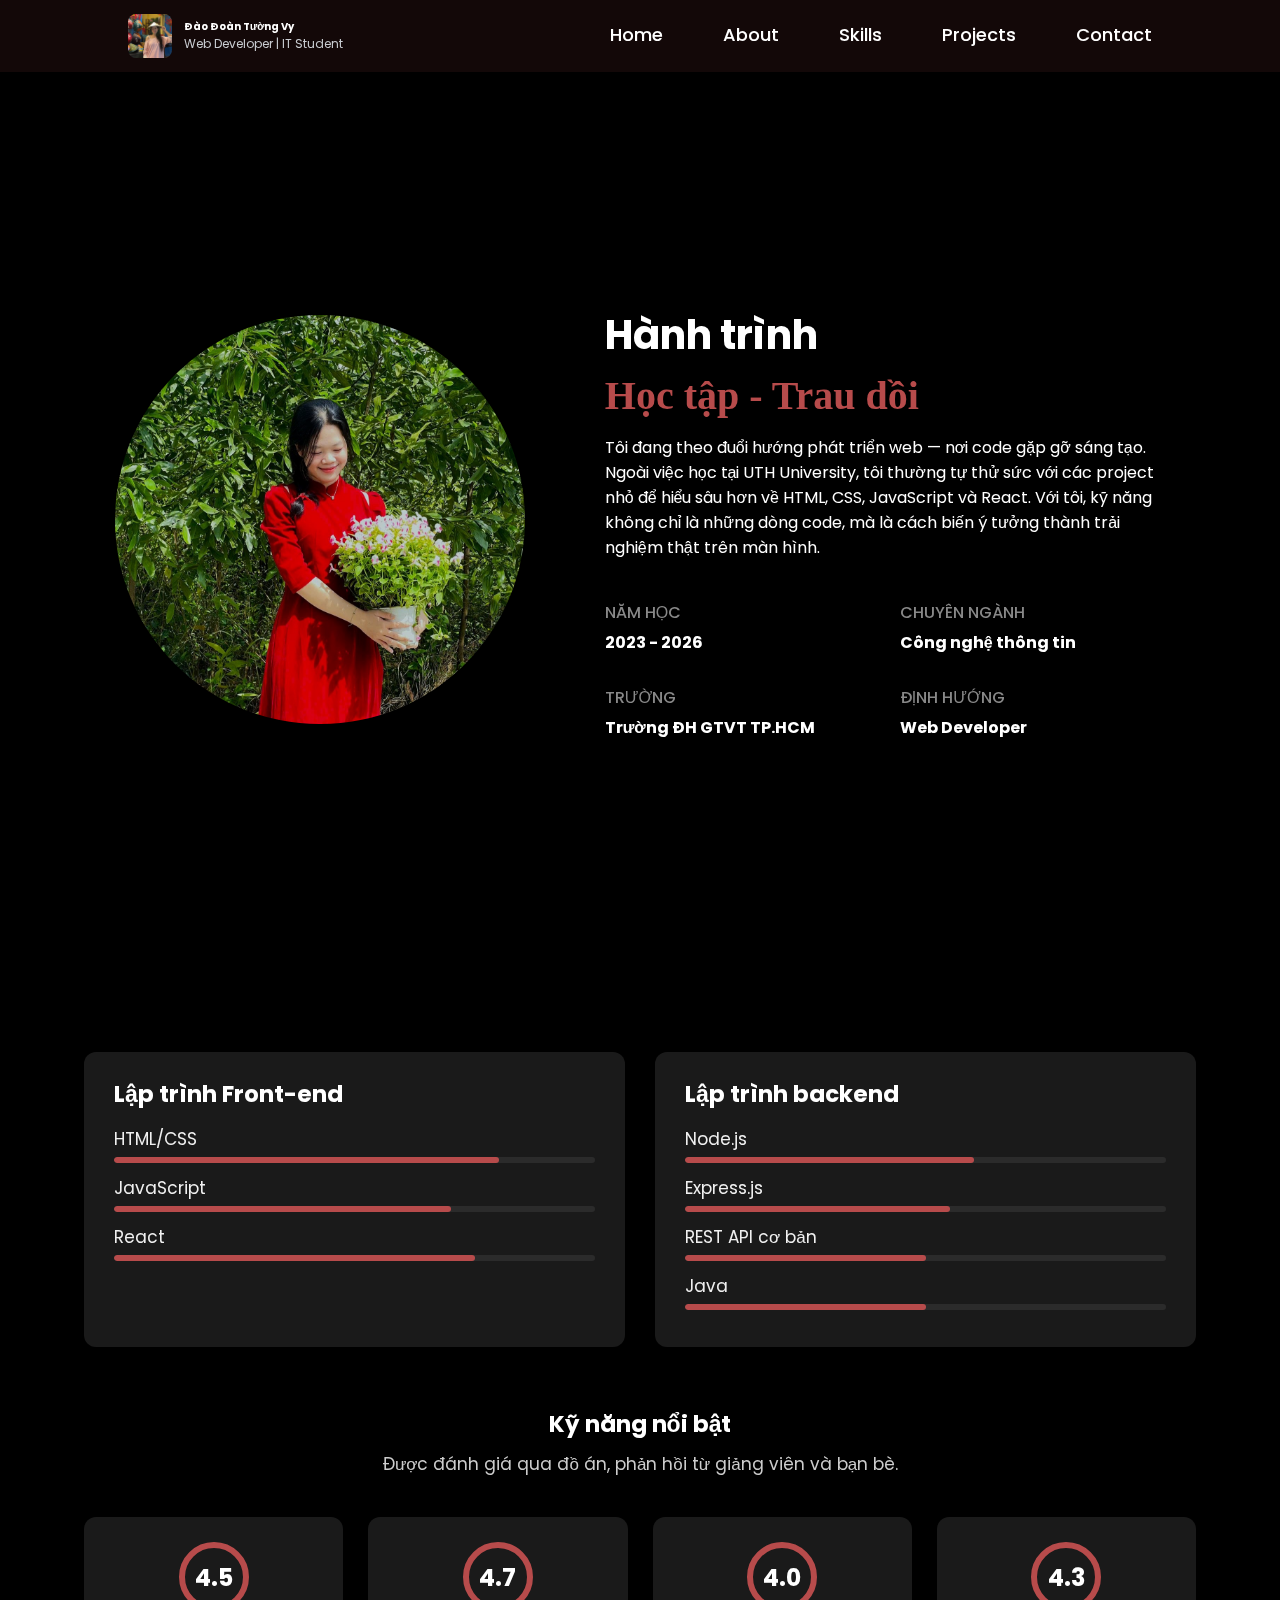
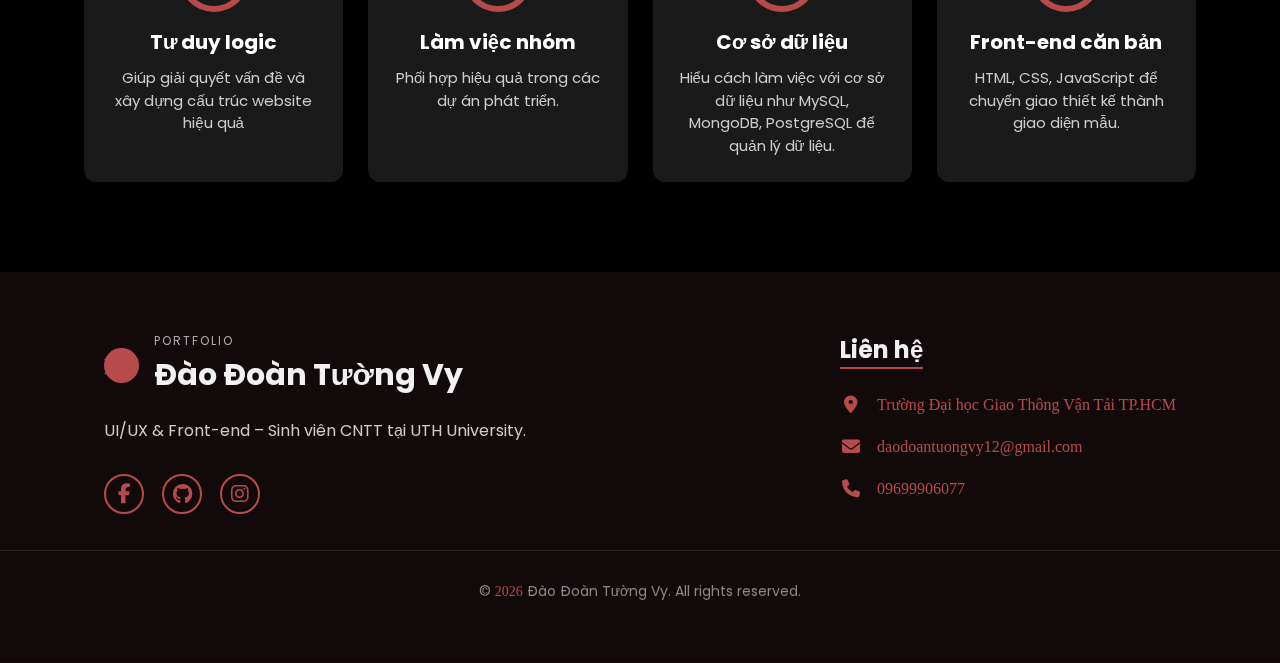
<file: skills.html>
<!-- about.html - Giới thiệu chi tiết -->
<!doctype html>
<html lang="vi">
<head>
  <meta charset="utf-8" />
  <meta name="viewport" content="width=device-width, initial-scale=1" />
  <title>Portfolio_ddtuongvy</title>
  <link rel="stylesheet" href="style.css">
    <meta charset="UTF-8">
    <meta name="viewport" content="width=device-width, initial-scale=1.0">
    <link rel="stylesheet" href="https://cdnjs.cloudflare.com/ajax/libs/font-awesome/6.5.2/css/all.min.css">
    <link rel="stylesheet" href="skills.css">
    <title>Portfolio Website</title>
</head>
<body>
    <header class="site-header">
    <div class="container header-inner">
      <div class="brand">
        <!-- Logo tối giản (dùng ảnh nếu có) -->
        <img src="hinhanh/1.jpg" alt="Logo Vy" class="brand-logo" onerror="this.style.display='none'">
        <div class="brand-text">
          <div class="brand-name">Đào Đoàn Tường Vy</div>
          <div class="brand-role">Web Developer | IT Student</div>
        </div>
      </div>

      <nav class="site-nav">
        <a href="index.html" class="nav-link">Home</a>
        <a href="about.html" class="nav-link">About</a>
        <a href="skills.html" class="nav-link">Skills</a>
        <a href="projects.html" class="nav-link">Projects</a>
        <a href="contact.html" class="nav-link">Contact</a>
      </nav>
    </div>
    <main>
       <section class="skills">
        <div class="skills-content">
            <h3> Hành trình<br><span>Học tập - Trau dồi</span></h3>
            <p>Tôi đang theo đuổi hướng phát triển web — nơi code gặp gỡ sáng tạo. Ngoài việc học tại UTH University, tôi thường tự thử sức với các project nhỏ để hiểu sâu hơn về HTML, CSS, JavaScript và React. Với tôi, kỹ năng không chỉ là những dòng code, mà là cách biến ý tưởng thành trải nghiệm thật trên màn hình.<p>
        <div class="details-grid">
    <div class="detail-item">
        <p class="detail-label">NĂM HỌC</p>
        <p class="detail-value">2023 - 2026</p>
    </div>
    <div class="detail-item">
        <p class="detail-label">CHUYÊN NGÀNH</p>
        <p class="detail-value">Công nghệ thông tin</p>
    </div>
    <div class="detail-item">
        <p class="detail-label">TRƯỜNG</p>
        <p class="detail-value">Trường ĐH GTVT TP.HCM</p>
    </div>
    <div class="detail-item">
        <p class="detail-label">ĐỊNH HƯỚNG</p>
        <p class="detail-value">Web Developer</p>
    </div>
</div>
        </div>
        <div class="about-img">
            <img src="/hinhanh/4.jpg" alt="aboutddtvy">
        </div>
    </section>

    </section>
<section class="skills-section">
  <div class="container">
    <!-- HÀNG 1: KỸ NĂNG CHÍNH -->
    <div class="main-skills">
        <div class="skill-card">
        <h2>Lập trình Front-end </h2>
        <ul>
          <li>HTML/CSS <span class="bar"><span style="width: 80%"></span></span></li>
          <li>JavaScript <span class="bar"><span style="width: 70%"></span></span></li>
          <li>React<span class="bar"><span style="width: 75%"></span></span></li>
        </ul>
      </div>

      <div class="skill-card">
        <h2>Lập trình backend</h2>
        <ul>
          <li>Node.js <span class="bar"><span style="width: 60%"></span></span></li>
          <li>Express.js <span class="bar"><span style="width: 55%"></span></span></li>
          <li>REST API cơ bản <span class="bar"><span style="width: 50%"></span></span></li>
          <li>Java <span class="bar"><span style="width: 50%"></span></span></li>
        </ul>
      </div>
    </div>

    <!-- HÀNG 2: KỸ NĂNG NỔI BẬT -->
    <div class="highlight-title">
      <h2>Kỹ năng nổi bật</h2>
      <p>Được đánh giá qua đồ án, phản hồi từ giảng viên và bạn bè.</p>
    </div>

    <div class="highlight-skills">
      <div class="highlight-card">
        <div class="circle">4.5</div>
        <h3>Tư duy logic</h3>
        <p>Giúp giải quyết vấn đề và xây dựng cấu trúc website hiệu quả
        </p>
      </div>

      <div class="highlight-card">
        <div class="circle">4.7</div>
        <h3>Làm việc nhóm</h3>
        <p>Phối hợp hiệu quả trong các dự án phát triển. </p>
      </div>

      <div class="highlight-card">
        <div class="circle">4.0</div>
        <h3>Cơ sở dữ liệu</h3>
        <p>Hiểu cách làm việc với cơ sở dữ liệu như MySQL, MongoDB, PostgreSQL để quản lý dữ liệu.</p>
      </div>

      <div class="highlight-card">
        <div class="circle">4.3</div>
        <h3>Front-end căn bản</h3>
        <p>HTML, CSS, JavaScript để chuyển giao thiết kế thành giao diện mẫu.</p>
      </div>
    </div>
  </div>
</section>
      </main>
    <footer class="site-footer new-layout">
    <div class="container footer-inner-new-layout">
        
        <div class="footer-col footer-info-social">
            <div class="brand-info-footer">
                <div class="avatar-placeholder">
                    <span>DV</span> </div>
                <div>
                    <div class="footer-portfolio-title">PORTFOLIO</div>
                    <div class="footer-name">Đào Đoàn Tường Vy</div>
                </div>
            </div>
            
            <p class="footer-short-desc">
                UI/UX & Front-end – Sinh viên CNTT tại UTH University.
            </p>

            <div class="social-icons-footer">
                <a href="https://www.facebook.com/daodoantuongvy/" target="_blank" aria-label="Facebook"><i class="fa-brands fa-facebook-f"></i></a>
                <a href="https://github.com/ddtuongvy" target="_blank" aria-label="GitHub"><i class="fa-brands fa-github"></i></a>
                <a href="https://www.instagram.com/ddtuongvy/" target="_blank" aria-label="Instagram"><i class="fa-brands fa-instagram"></i></a>
            </div>
        </div>

        <div class="footer-col footer-contact">
            <h4 class="contact-heading">Liên hệ</h4>
            <ul class="contact-list">
                <li>
                    <i class="fa-solid fa-location-dot"></i>
                    <span>Trường Đại học Giao Thông Vận Tải TP.HCM</span>
                </li>
                <li>
                    <i class="fa-solid fa-envelope"></i>
                    <span>daodoantuongvy12@gmail.com</span> 
                </li>
                <li>
                    <i class="fa-solid fa-phone"></i>
                    <span>09699906077</span> 
                </li>
            </ul>
        </div>
        
    </div>
    <div class="footer-copyright">
        © <span id="year-new-footer">2025</span> Đào Đoàn Tường Vy. All rights reserved.
    </div>
</footer>

<script>
    document.getElementById('year-new-footer').textContent = new Date().getFullYear();
</script>
</body>
</html>
</body>
</html>
</file>
<file: style.css>
@import url('https://fonts.googleapis.com/css2?family=Poppins:wght@100;200;300;400;500;600&display=swap');
*{
    margin: 0;
    padding: 0;
    box-sizing: border-box;
    text-decoration: none;
    border: none;
    outline: none;
    font-family: 'Poppins', sans-serif;
}
html{
    font-size: 62.5%;
}
body{
    width: 100%;
    height: 100vh;
    overflow-x: hidden;
    background-color: black;
    color: white;
}
.container {
  max-width: 1100px;
  margin: 0 auto;
  padding: 0 20px;
}
/* --- Header / Navbar --- */
.site-header {
  position: sticky;
  top: 0;
  z-index: 50;
  background: rgba(183, 75, 75, 0.1); 
  backdrop-filter: blur(6px);
  border-bottom: 1px solid rgba(255, 255, 255, 0.02); 
}
.header-inner {
  display: flex;
  align-items: center;
  justify-content: space-between;
  padding: 14px 5%;
  padding: 14px 5%;
  flex-wrap: wrap; 
}
/* Brand bên trái */
.brand { display: flex; gap: 12px; align-items: center; }
.brand-logo { width:44px; height:44px; object-fit:cover; border-radius:8px; display:block; }
.brand-text .brand-name { font-weight:700; color:#fff; }
.brand-text .brand-role { font-size:12px; color: #c9ccd1; }
.logo{
    font-size: 3rem;
    color: #b74b4b;
    font-weight: 800;
    cursor: pointer;
    transition: 0.5s ease;
}
.logo:hover{
    transform: scale(1.1);
}
nav {
  display: flex;
  flex-wrap: wrap;
  justify-content: flex-end;
  gap: 2rem;
}
nav a{
    font-size: 1.8rem;
    color: white;
    margin-left: 4rem;
    font-weight: 500;
    transition: 0.3s ease;
    border-bottom: 3px solid transparent;
}
nav a:hover,
nav a.active{
    color: #b74b4b;
    border-bottom: 3px solid #b74b4b;
}

.site-nav {
  display: flex;
  flex-wrap: wrap;
  justify-content: flex-end;
  gap: 2rem;
}

.site-nav a {
  font-size: 1.8rem;
  color: white;
  font-weight: 500;
  transition: 0.3s ease;
  border-bottom: 3px solid transparent;
  text-decoration: none;
}

.site-nav a:hover,
.site-nav a.active {
  color: #b74b4b;
  border-bottom: 3px solid #b74b4b;
}

/* --- Responsive --- */
@media (max-width: 992px) {
  .header-inner {
    flex-direction: column;
    align-items: center;
    text-align: center;
    gap: 10px;
  }

  .brand {
    justify-content: center;
  }

  .site-nav {
    justify-content: center;
    gap: 1.2rem;
  }

  .site-nav a {
    font-size: 1.5rem;
  }
}

@media (max-width: 600px) {
  .brand-logo {
    width: 36px;
    height: 36px;
  }

  .brand-text .brand-name {
    font-size: 1.3rem;
  }

  .brand-text .brand-role {
    font-size: 1rem;
  }

  .site-nav {
    gap: 0.8rem;
  }

  .site-nav a {
    font-size: 1.3rem;
  }
}

/*--------------FOOTER-------------*/
.site-footer.new-layout {
    background-color: #120A0A;
    color: #f1f1f1;
    padding: 60px 0;
}
.footer-inner-new-layout {
    display: flex;
    justify-content: space-between;
    max-width: 1100px; 
    margin: 0 auto;
    padding: 0 20px;
    flex-wrap: wrap;
}
.footer-col {
    padding: 0 20px;
}
.footer-info-social {
    max-width: 45%; 
}

.brand-info-footer {
    display: flex;
    align-items: center;
    margin-bottom: 20px;
}
.avatar-placeholder {
    background-color: #b74b4b; 
    border-radius: 50%;
    color: black;
    font-weight: bold;
    font-size: 24px;
    margin-right: 15px;
}

.footer-portfolio-title {
    font-size: 12px;
    letter-spacing: 2px;
    color: #aaa;
    margin-bottom: 2px;
}

.footer-name {
    font-size: 3rem; 
    font-weight: 700;
}

.footer-short-desc {
    color: #ccc;
    font-size: 1.6rem;
    line-height: 1.6;
    margin-bottom: 30px;
}

.social-icons-footer a {
    display: inline-flex;
    justify-content: center;
    align-items: center;
    width: 4rem; 
    height: 4rem;
    background-color: transparent; 
    border: 0.2rem solid #b74b4b;
    font-size: 2rem;
    color: #b74b4b;
    border-radius: 50%;
    margin-right: 15px;
    transition: all 0.3s;
}

.social-icons-footer a:hover {
    background-color: #b74b4b; 
    color: black;
    border-color: #b74b4b;
    box-shadow: 0 0 15px #b74b4b;
}

.footer-contact {
    max-width: 45%;
}

.contact-heading {
    font-size: 24px;
    font-weight: 700;
    margin-bottom: 25px;
    border-bottom: 2px solid #b74b4b; 
    display: inline-block;
}

.contact-list {
    list-style: none;
    padding: 0;
    margin: 0;
}

.contact-list li {
    display: flex;
    align-items: center;
    margin-bottom: 20px;
    color: #ccc;
    font-size: 1.6rem; 
}

.contact-list li i {
    width: 2.2rem; 
    height: 2.2rem;
    background-color: transparent;
    color: #b74b4b;
    border-radius: 0;
    display: flex;
    justify-content: center;
    align-items: center;
    margin-right: 15px;
    font-size: 1.8rem;
    min-width: 2.2rem;
}
.footer-copyright {
    text-align: center;
    padding-top: 30px;
    margin-top: 30px;
    border-top: 1px solid rgba(255,255,255,0.1); 
    color: #888;
    font-size: 14px;
    width: 100%;
}
/* --- Media Query cho Mobile --- */
@media (max-width: 768px) {
    .footer-inner-new-layout {
        flex-direction: column;
    }
    .footer-col {
        max-width: 100%;
        margin-bottom: 40px;
        padding: 0;
    }
    .contact-heading {
        margin-top: 0;
    }
}
@media(max-width:995px){
    nav{
    position: static !important;
    display: flex !important;
    justify-content: center;
    align-items: center;
    background: transparent !important;
    border: none !important;
    width: 100% !important;
    padding: 10px 0 !important;
    }
    nav.active{
        display: block;
    }

    nav a{
        display: inline-block !important;
    margin: 10px 15px !important;
    font-size: 1.6rem !important;
    }

    nav a:hover,
    nav a.active{
        padding: 1rem;
        border-radius: 0.5rem;
        border-bottom: 0.5rem solid #b74b4b;
    }
}

section{
    min-height: 100vh;
    padding: 5rem 9% 5rem;
}

.home{
    display: flex;
    justify-content: center;
    align-items: center;
    gap: 8rem;
    background-color: black;
}

.home .home-content h1{
    font-size: 6rem;
    font-weight: 700;
    line-height: 1.3;
    font-family: 'Times New Roman', Times, serif;

}

span{
    color: #b74b4b;
    font-family: 'Times New Roman', Times, serif;
}

.home-content h3{
    font-size: 4rem;
    margin-bottom: 1rem;
    font-weight: 700;
}

.home-content p{
    font-size: 1.6rem;
}

.home-img{
    border-radius: 50%;
}

.home-img img{
    position: relative;
    width: 32vw;
    border-radius: 50%;
    box-shadow: 0 0 25px solid #b74b4b;
    cursor: pointer;
    transition: 0.2s linear;
}

.home-img img:hover{
    font-size: 1.8rem;
    font-weight: 500;
}

.social-icons a{
    display: inline-flex;
    justify-content: center;
    align-items: center;
    width: 4rem;
    height: 4rem;
    background-color: transparent;
    border: 0.2rem solid #b74b4b;
    font-size: 2rem;
    border-radius: 50%;
    margin: 3rem 1.5rem 3rem 0;
    transition: 0.3s ease;
    color: #b74b4b;
}

.social-icons a:hover{
    color: black;
    transform: scale(1.3) translateY(-5px);
    background-color: #b74b4b;
    box-shadow: 0  0 25px #b74b4b;
}

.btn{
    display: inline-block;
    padding: 1rem 2.8rem;
    background-color: black;
    border-radius: 4rem;
    font-size: 1.6rem;
    color: #b74b4b;
    letter-spacing: 0.3rem;
    font-weight: 600;
    border: 2px solid #b74b4b;
    transition: 0.3s ease;
    cursor: pointer;
}

.btn:hover{
    transform: scale3d(1.03);
    background-color: #b74b4b;
    color: black;
    box-shadow: 0 0 25px #b74b4b;
}

.typing-text{
    font-size: 34px;
    font-weight: 600;
    min-width: 280px;
    font-family: 'Times New Roman', Times, serif;
}

.typing-text span{
    position: relative;
    font-family: 'Times New Roman', Times, serif;
}

.typing-text span::before{
    content: "software Developer";
    color: #b74b4b;
    animation: words 20s infinite;
}

.typing-text span::after{
    content: "";
    background-color: black;
    position: absolute;
    width: calc(100% + 8px);
    height: 100%;
    border-left: 3px solid black;
    right: -8;
    animation: cursor 0.6s infinite;
}

@keyframes cursor{
    to{
        border-left: 3px solid #b74b4b;
    }
}

@keyframes words{
    0%, 20%{
        content: "Web Developer";
    }
    21%, 40%{
        content: "Developer";
    }
    41%, 60%{
        content: "Web Designer";
    }
    81%, 100%{
        content: "Script Writer";
    }
}

@media (max-width: 1000px){
    .home{
        gap: 4rem;
    }
}

@media(max-width:995px){
    .home{
        flex-direction: column;
        margin: 5rem 4rem;
    }

    .home .home-content h3{
        font-size: 2.5rem;
        font-family: 'Times New Roman', Times, serif;
    }

    .home-content h1{
        font-size: 7rem;
        font-family: 'Times New Roman', Times, serif;
    }

    .home-img img{
        width: 70vw;
        margin-top: 4rem;
    }
}

/* ===================================== */
/* CSS Cho Phần Stats & Vision (Mới) */
/* ===================================== */

.stats-vision-section {
    background-color: black; /* Hoặc màu nền đậm hơn nếu bạn muốn có sự tách biệt nhẹ */
    padding: 8rem 0;
    color: white;
}

.stats-section {
    background-color: #111827; /* Nền đậm cho khu vực Stats */
    border-radius: 12px;
    padding: 3rem;
    margin-bottom: 5rem;
    box-shadow: 0 4px 20px rgba(0, 0, 0, 0.2);
}

.section-subtitle {
    font-size: 1.4rem;
    color: #8899a8;
    text-transform: uppercase;
    letter-spacing: 2px;
    margin-bottom: 2.5rem;
    font-weight: 500;
}



.stats-vision-section {
    background-color: black; 
    padding: 8rem 0;
    color: white;
}

.stats-section {
    background-color: black; 
    border-radius: 0;
    padding: 0 20px; 
    margin-bottom: 5rem;
    box-shadow: none;
}

.section-subtitle {
    font-size: 1.4rem;
    color: #8899a8;
    text-transform: uppercase;
    letter-spacing: 2px;
    margin-bottom: 3.5rem; /* Tăng khoảng cách */
    font-weight: 500;
    text-align: center; /* Căn giữa tiêu đề */
}
                            /*-----TÓM TẮT INDEX----------*/
/* ---Hàng 1--- */

.stats-cards-grid {
    display: flex;
    justify-content: center; /* Căn giữa các thẻ */
    gap: 30px; /* Tăng khoảng cách */
    flex-wrap: wrap;
}

.stat-card {
    flex: 1 1 220px; 
    background-color: #0c0c0c; /* Nền đen nhẹ hơn */
    border-radius: 15px; /* Bo góc lớn hơn */
    padding: 3rem 2rem;
    text-align: left; /* Căn lề trái */
    /* Thêm viền mỏng màu đỏ và shadow nổi bật (đồng bộ với nút) */
    border: 1px solid rgba(183, 75, 75, 0.3); /* Viền mỏng màu đỏ mờ */
    box-shadow: 0 0 10px rgba(183, 75, 75, 0.2);
    transition: all 0.3s ease;
}

.stat-card:hover {
    /* Hiệu ứng hover mạnh hơn */
    background-color: #121212; 
    border-color: #b74b4b; /* Viền đỏ rõ rệt */
    transform: translateY(-5px); /* Nâng thẻ lên */
    box-shadow: 0 8px 25px rgba(183, 75, 75, 0.4);
}

.stat-icon-wrapper {
    /* Không cần nền cho icon, chỉ cần màu đỏ */
    background-color: transparent; 
    color: #b74b4b; 
    font-size: 2.8rem; /* Tăng kích thước icon */
    margin-bottom: 1.5rem;
}

.stat-number {
    font-size: 4.5rem; /* Tăng kích thước số */
    font-weight: 700;
    color: #f1f1f1;
    line-height: 1.1;
    margin-bottom: 0.5rem;
}

.stat-label {
    font-size: 1.4rem;
    color: #a0a0a0;
    margin-top: 0;
}
/* ----Hàng 2----- */

.vision-section-grid {
    display: flex;
    gap: 30px;
    flex-wrap: wrap;
    max-width: 1100px;
    margin: 0 auto;
    padding: 0 20px;
}

.vision-card {
    flex: 1 1 300px;
    padding: 30px;
    background-color: #0c0c0c; /* Nền đen nhẹ */
    border-radius: 12px;
    border-left: 5px solid #b74b4b; 
    box-shadow: 0 0 10px rgba(0, 0, 0, 0.2);
}

.vision-title {
    font-size: 2.4rem;
    font-weight: 700;
    color: #f1f1f1;
    margin-bottom: 1.5rem;
    border-bottom: none; 
    display: block;
    padding-bottom: 0;
}

.vision-card p {
    font-size: 1.6rem;
    color: #ccc;
    line-height: 1.7;
}

/* Danh sách công cụ */
.tool-list li {
    font-size: 1.6rem;
    color: #ccc;
    margin-bottom: 8px;
    /* Tạo dấu chấm đầu dòng bằng màu chủ đạo */
    position: relative;
    padding-left: 15px; 
}

.tool-list li:before {
    font-weight: bold;
    display: inline-block;
    width: 1em;
    margin-left: -1em;
}
@media (max-width: 1024px) {
  html {
    font-size: 56%;
  }

  .header-inner {
    padding: 10px 0;
  }

  .logo {
    font-size: 2.5rem;
  }

  nav a {
    font-size: 1.6rem;
    margin-left: 2.5rem;
  }

  .home {
    flex-direction: column;
    text-align: center;
    gap: 5rem;
    margin-top: 4rem;
  }

  .home-content h1 {
    font-size: 4.5rem;
  }

  .home-content h3 {
    font-size: 2.8rem;
  }

  .home-img img {
    width: 55vw;
    margin-top: 2rem;
  }

  .stats-cards-grid {
    flex-direction: column;
    align-items: center;
    gap: 2.5rem;
  }

  .vision-section-grid {
    flex-direction: column;
    align-items: center;
    gap: 3rem;
  }

  .vision-card {
    width: 90%;
  }

  .footer-inner-new-layout {
    flex-direction: column;
    text-align: center;
    gap: 2rem;
  }

  .footer-info-social,
  .footer-contact {
    max-width: 100%;
  }

  .social-icons-footer a {
    margin: 10px;
  }
}

@media (max-width: 600px) {
  html {
    font-size: 52%;
  }

  .logo {
    font-size: 2.3rem;
  }

  .home-content h1 {
    font-size: 3.5rem;
  }

  .home-content h3 {
    font-size: 2.2rem;
  }

  .home-content p {
    font-size: 1.4rem;
  }

  .home-img img {
    width: 70vw;
  }

  .stat-card {
    padding: 2rem;
    text-align: center;
  }

  .stat-number {
    font-size: 3.2rem;
  }

  .vision-title {
    font-size: 2rem;
  }

  .vision-card p,
  .tool-list li {
    font-size: 1.4rem;
  }

  .footer-short-desc {
    font-size: 1.4rem;
  }

  .footer-copyright {
    font-size: 1.2rem;
  }
}
</file>
<file: about.css>
@import url('https://fonts.googleapis.com/css2?family=Poppins:wght@100;200;300;400;500;600&display=swap');
 
.about{
    display: flex;
    justify-content: center;
    align-items: center;
    gap: 8rem;
    background-color: black;
}

.about .about-content h1{
    font-size: 5rem;
    font-weight: 900;
    line-height: 1.3;
    color:#b74b4b;
    margin-bottom: 25px;
    font-family: 'Times New Roman', Times, serif;
}

.about-content h3{
    font-size: 4rem;
    margin-bottom: 1rem;
    font-weight: 700;
}

.about-content p{
    font-size: 1.6rem;
}
.details-grid {
    display: grid;
    /* Chia thành 2 cột bằng nhau */
    grid-template-columns: repeat(2, 1fr); 
    /* Khoảng cách giữa các mục */
    gap: 30px; 
    margin-top: 40px; /* Thêm khoảng cách phía trên */
}

.detail-item {
    display: flex;
    flex-direction: column;
}

.detail-label {
    font-size: 0.8rem;
    font-weight: 500;
    /* Màu nhãn (label) nhạt hơn */
    color: #888888; 
    text-transform: uppercase;
    margin-bottom: 5px;
}

.detail-value {
    font-size: 1rem;
    /* Màu giá trị (value) trắng, đậm */
    font-weight: 700; 
    color: #ffffff;
}
.about-img{
    border-radius: 50%;
}

.about-img img{
    position: relative;
    width: 32vw;
    border-radius: 50%;
    box-shadow: 0 0 25px solid #b74b4b;
    cursor: pointer;
    transition: 0.2s linear;
}

.about-img img:hover{
    font-size: 1.8rem;
    font-weight: 500;
}


.progress-bar-container {
    height: 15px;
    background-color: #120A0A;
    border-radius: 5px;
    overflow: visible;
    margin-top: 5px;
}
.progress-bar {
    height: 100%;
    border-radius: 5px;
    background: linear-gradient(to right, var(--gradient-start), var(--gradient-end));
    transition: width 0.8s ease-out;
    
    position: relative;
    min-width: 40px; 
    width: 0% !important; 
}

.progress-text {
    position: absolute;
    right: 5px; 
    top: 50%;
    transform: translateY(-50%); 
    
    color: white; 
    font-size: 0.8em; 
    font-weight: bold;
    ; 
    z-index: 2; 
}


/* Reset và Font */
/* ========================================================== */
/* BẢNG MÀU CHỦ ĐẠO - ĐỎ/ĐEN (Sử dụng lại từ style.css) */
/* ========================================================== */
:root {
    --color-red-main: #b74b4b; 
    --color-main-bg: black; 
    --color-card-bg: #121212; 
    --color-border-dark: #333333; 
    --color-text-light: #f0f0f0;
    --color-text-dim: #a0a0a0;
}

/* ========================================================== */
/* PROFILE/ABOUT SECTION STYLE - TONE ĐỎ/ĐEN */
/* ========================================================== */

.about-section {
    background-color: var(--color-main-bg); 
    color: var(--color-text-light);
    padding: 5rem 9% 5rem;
    font-family: 'Poppins', sans-serif;
}

.main-profile-layout {
    display: flex;
    flex-direction: column;
    gap: 30px; 
    width: 100%;
    max-width: 1400px; 
    margin: 0 auto; 
}

.profile-row {
    width: 100%;
    display: flex;
    gap: 30px; 
    flex-wrap: wrap;
}

/* ------------------------------------------- */
/* STYLE THẺ CHUNG (.card) */
/* ------------------------------------------- */
.card {
    background-color: var(--color-card-bg); 
    border-radius: 12px;
    padding: 25px;
    border: 1px solid var(--color-border-dark); 
    box-shadow: 0 4px 15px rgba(0, 0, 0, 0.4); 
    transition: all 0.3s ease-in-out; 
    flex: 1 1 40%; 
}

/* Hiệu ứng khi đưa chuột vào (hover) */
.card:hover {
    background-color: #1a1a1a; 
    transform: translateY(-5px); 
    border-color: var(--color-red-main); 
    box-shadow: 
        0 8px 25px rgba(183, 75, 75, 0.4), 
        0 0 15px rgba(183, 75, 75, 0.2); 
    cursor: pointer; 
}

/* ------------------------------------------- */
/* TIÊU ĐỀ, ICON, THÔNG TIN CÁ NHÂN */
/* ------------------------------------------- */
.card-heading {
    font-size: 2.2rem; 
    font-weight: 700; 
    margin: 0 0 20px 0;
    display: flex;
    align-items: center;
    color: var(--color-text-light);
}
.card-heading i {
    margin-right: 12px; 
    font-size: 1.3em; 
}

/* Màu Icon */
.card-personal-info .card-heading i { color: #f75858; }
.card-goals .card-heading i { color: var(--color-red-main); } 
.card-hobbies .card-heading i { color: var(--color-red-main); } 
.card-skills .card-heading i { color: var(--color-red-main); } 
.card-cert .card-heading i { color: #f75858; }
.card-language .card-heading i { color: #f75858; }

/* Thông tin Cá nhân - Đường kẻ */
.info-field {
    box-shadow: 0 1px 0 0 var(--color-border-dark); 
    padding: 10px 0;
}
.field-label {
    color: var(--color-text-dim);
    font-size: 2.0rem; 
}
.field-value {
    font-size: 1.8rem; /* Tăng từ 1.6rem lên 1.8rem */
    font-weight: 600; 
    color: var(--color-text-light); 
    margin: 0;
}

/* Mục tiêu & Ngôn ngữ Highlight */
.goal-list { list-style: none; padding-left: 0; }
.goal-list li { 
    font-size: 1.7rem; 
    line-height: 1.8;
    position: relative; padding-left: 20px; 
    color: var(--color-text-light);
}
.goal-list li::before {
    content: "•";
    color: var(--color-red-main); 
    position: absolute; left: 0;
}
.lang-highlight {
    color: var(--color-red-main); 
    font-weight: 600;
    font-size: 1.7rem; 

}

/* Sở thích Tags */
.tag-group { display: flex; gap: 10px; flex-wrap: wrap; }
.hobby-tag {
    background-color: var(--color-border-dark); 
    color: var(--color-text-light); 
    padding: 10px 18px; 
    border-radius: 20px; 
    font-size: 1.6rem; /* Tăng từ 1.5rem lên 1.6rem */
    font-weight: 500;
    transition: all 0.3s;
}
.hobby-tag:hover {
    background-color: var(--color-red-main); 
    color: black; 
}
.card-cert{
    font-size: 1.6rem;
}

/* ------------------------------------------- */
/* KỸ NĂNG & PROGRESS BAR */
/* ------------------------------------------- */
.skills-grid {
    display: grid;
    grid-template-columns: repeat(3, 1fr);
    gap: 20px;
    margin-top: 10px;
}
.skill-card {
    background-color: var(--color-card-bg);
    border: 1px solid var(--color-border-dark); 
    border-radius: 12px;
    padding: 20px; 
    box-shadow: 0 4px 10px rgba(0, 0, 0, 0.2); 
    transition: all 0.3s ease-in-out;
}
.skill-card:hover {
    border-color: var(--color-red-main);
    box-shadow: 
        0 6px 15px rgba(183, 75, 75, 0.3),
        0 0 10px rgba(183, 75, 75, 0.15); 
}

/* Style cho nội dung Skill Card */
.skill-header {
    display: flex;
    justify-content: space-between;
    align-items: center;
    margin-bottom: 10px;
}
.skill-header-left {
    display: flex;
    align-items: center;
}
.skill-icon {
    width: 24px;
    height: 24px;
    margin-right: 10px;
}
.skill-name {
    font-weight: 600;
    font-size: 1.6rem;
    color: var(--color-text-light);
}
.skill-percentage {
    font-size: 1.6rem; 
    font-weight: 700; 
    color: var(--color-red-main); 
}

/* Progress Bar */
.progress-bar-container {
    height: 1rem;
    background-color: var(--color-border-dark); 
    border-radius: 0.5rem;
    overflow: hidden; 
}
.progress-bar {
    height: 100%;
    border-radius: 0.5rem;
    background: linear-gradient(to right, #e74c3c, #b74b4b); 
    transition: width 0.8s ease-out;
    width: 75% !important; 
}


/* Media Query cho Responsive */
@media (max-width: 995px) {
    .skills-grid {
        grid-template-columns: repeat(2, 1fr);
    }
    .profile-row {
        flex-direction: column;
    }
    .card {
        flex: 1 1 100%;
    }
}
@media (max-width: 600px) {
    .skills-grid {
        grid-template-columns: 1fr;
    }
}
</file>
<file: projects.css>
.projects-section {
 
  color: #f2f2f2;
  padding: 100px 0;
  font-family: 'Poppins', sans-serif;
}

.projects-section .container {
  width: 90%;
  max-width: 1100px;
  margin: auto;
}

.sub-title {
  color: #b74b4b;
  font-size: 5rem;
  letter-spacing: 1px;
  margin-bottom: 8px;
  text-transform: uppercase;
  font-family: 'Times New Roman', Times, serif;
}

.projects-section h2 {
  font-size: 1.8rem;
  margin-bottom: 10px;
  color: #fff;
}

.projects-section .intro {
  color: #cfcfcf;
  font-size: 0.95rem;
  max-width: 800px;
  margin-bottom: 50px;
}

/* ===== CARD DỰ ÁN ===== */
.project-card {
  display: flex;
  align-items: center;
  background: #1a1a1a;
  border-radius: 16px;
  overflow: hidden;
  margin-bottom: 40px;
  box-shadow: 0 4px 20px rgba(0,0,0,0.25);
  transition: transform 0.3s ease;
}

.project-card:hover {
  transform: translateY(-6px);
}

.project-image {
  flex: 1;
  min-width: 260px;
  max-width: 320px;
}

.project-image img {
  width: 100%;
  height: 100%;
  object-fit: cover;
  display: block;
}

.project-info {
  flex: 2;
  padding: 30px 35px;
}

.project-info h3 {
  font-size: 1.3rem;
  color: #fff;
  margin-bottom: 12px;
}

.project-desc {
  font-size: 0.95rem;
  color: #ccc;
  margin-bottom: 20px;
  line-height: 1.6;
}

.tags {
  display: flex;
  flex-wrap: wrap;
  gap: 10px;
  margin-bottom: 25px;
}
.project-card {
  transition: transform 0.3s ease, box-shadow 0.3s ease, filter 0.3s ease;
}

.project-card:hover {
  transform: translateY(-6px);
  box-shadow: 0 4px 25px rgba(0, 0, 0, 0.4);
  filter: brightness(1.2);
}

.tags span {
  background: black;
  border: 1px solid #f83838;
  color: #f83838;
  padding: 6px 12px;
  font-size: 0.85rem;
  border-radius: 20px;
}

.btn-view {
  display: inline-block;
  background: #f83838;
  color: #0f172a;
  font-weight: 600;
  padding: 10px 18px;
  border-radius: 8px;
  text-decoration: none;
  transition: background 0.3s ease;
}

.btn-view:hover {
  background: #fc7d7d;
}

/* ===== RESPONSIVE ===== */
@media (max-width: 768px) {
  .project-card {
    flex-direction: column;
    text-align: center;
  }

  .project-image {
    width: 100%;
  }

  .project-info {
    padding: 25px;
  }

  .tags {
    justify-content: center;
  }
}
@media (max-width: 768px) {
  .project-card { flex-direction: column; text-align: center; }
}
</file>
<file: skills.css>
/* ====== CẤU TRÚC CHUNG ====== */
.skills-section {
  background: black;
  padding: 80px 0;
  color: #f0f0f0;
  font-family: 'Poppins', sans-serif;
}

.container {
  width: 90%;
  max-width: 1200px;
  margin: auto;
}
.skills {
    display: flex;
    justify-content: center;
    align-items: center;
    gap: 8rem;
    background-color: black;
    flex-direction: row-reverse; /* 💡 Đảo ngược thứ tự */
}

.skills .skills-content h1{
    font-size: 5rem;
    font-weight: 900;
    line-height: 1.3;
    color:#b74b4b;
    margin-bottom: 25px;
    font-family: 'Times New Roman', Times, serif;
}

.skills-content h3{
    font-size: 4rem;
    margin-bottom: 1rem;
    font-weight: 700;
}

.skills-content p{
    font-size: 1.6rem;
}
.details-grid {
    display: grid;
    /* Chia thành 2 cột bằng nhau */
    grid-template-columns: repeat(2, 1fr); 
    /* Khoảng cách giữa các mục */
    gap: 30px; 
    margin-top: 40px; /* Thêm khoảng cách phía trên */
}

.detail-item {
    display: flex;
    flex-direction: column;
}

.detail-label {
    font-size: 0.8rem;
    font-weight: 500;
    /* Màu nhãn (label) nhạt hơn */
    color: #888888; 
    text-transform: uppercase;
    margin-bottom: 5px;
}

.detail-value {
    font-size: 1rem;
    /* Màu giá trị (value) trắng, đậm */
    font-weight: 700; 
    color: #ffffff;
}
.about-img{
    border-radius: 50%;
}

.about-img img{
    position: relative;
    width: 32vw;
    border-radius: 50%;
    box-shadow: 0 0 25px solid #b74b4b;
    cursor: pointer;
    transition: 0.2s linear;
}

.about-img img:hover{
    font-size: 1.8rem;
    font-weight: 500;
}


/* ====== HÀNG 1: CÁC KỸ NĂNG CHÍNH ====== */
.main-skills {
  display: flex;
  flex-wrap: wrap;
  gap: 30px;
  justify-content: space-between;
  margin-bottom: 60px;
}

.skill-card {
  flex: 1;
  min-width: 280px;
  background: #1a1a1a;
  padding: 25px 30px;
  border-radius: 12px;
  box-shadow: 0 4px 20px rgba(0, 0, 0, 0.2);
}
.skill-card:hover {
  border-color: #b74b4b;
    box-shadow: 0 0 15px #b74b4b;
}

.skill-card h2 {
  font-size: 2.3rem;
  margin-bottom: 15px;
  color: #fff;
}

.skill-card ul {
  list-style: none;
  padding: 0;
}

.skill-card li {
  margin-bottom: 12px;
  font-size: 1.7rem;
}

.bar {
  display: block;
  background: #2b2b2b;
  border-radius: 10px;
  height: 6px;
  margin-top: 5px;
  overflow: hidden;
}

.bar span {
  display: block;
  height: 100%;
  background: linear-gradient(90deg, #b74b4b,#b74b4b);
  border-radius: 10px;
}

/* ====== HÀNG 2: KỸ NĂNG NỔI BẬT ====== */
.highlight-title {
  text-align: center;
  margin-bottom: 40px;
}

.highlight-title h2 {
  font-size: 2.3rem;
  color: #fff;
  margin-bottom: 10px;
}

.highlight-title p {
  color: #ccc;
  font-size: 1.7rem;
}

.highlight-skills {
  display: grid;
  grid-template-columns: repeat(auto-fit, minmax(220px, 1fr));
  gap: 25px;
}

.highlight-card {
  background: #1a1a1a;;
  padding: 25px;
  border-radius: 12px;
  text-align: center;
  box-shadow: 0 4px 20px rgba(0, 0, 0, 0.25);
  transition: transform 0.3s ease;
}

.highlight-card:hover {
  transform: translateY(-6px);
}

.circle {
  width: 70px;
  height: 70px;
  border-radius: 50%;
  border: 6px solid #b74b4b;
  display: flex;
  align-items: center;
  justify-content: center;
  font-size: 2.4rem;
  font-weight: bold;
  margin: 0 auto 15px;
  color: #fff;
}

.highlight-card h3 {
  font-size: 2.0rem;
  color: #fff;
  margin-bottom: 10px;
}

.highlight-card p {
  font-size: 1.5rem;
  color: #ccc;
  line-height: 1.5;
}

/* ====== RESPONSIVE ====== */
@media (max-width: 768px) {
  .main-skills {
    flex-direction: column;
  }

  .skill-card {
    width: 100%;
  }
}
@media (max-width: 1024px) {
  .skills {
    flex-direction: column-reverse; /* Đưa ảnh xuống dưới phần text */
    gap: 4rem;
    text-align: center;
  }

  .skills .skills-content h1 {
    font-size: 3.5rem;
  }

  .skills-content h3 {
    font-size: 2.5rem;
  }

  .skills-content p {
    font-size: 1.4rem;
  }

  .about-img img {
    width: 55vw;
  }

  .main-skills {
    flex-direction: column;
    gap: 20px;
  }

  .skill-card {
    min-width: unset;
    width: 100%;
  }

  .highlight-skills {
    grid-template-columns: repeat(auto-fit, minmax(160px, 1fr));
    gap: 20px;
  }
}

@media (max-width: 600px) {
  .skills-section {
    padding: 50px 0;
  }

  .skills .skills-content h1 {
    font-size: 2.8rem;
  }

  .skills-content h3 {
    font-size: 2rem;
  }

  .skills-content p {
    font-size: 1.3rem;
  }

  .about-img img {
    width: 70vw;
  }

  .highlight-title h2 {
    font-size: 1.8rem;
  }

  .highlight-title p {
    font-size: 1.3rem;
  }

  .highlight-card h3 {
    font-size: 1.5rem;
  }

  .highlight-card p {
    font-size: 1.2rem;
  }

  .circle {
    width: 55px;
    height: 55px;
    font-size: 1.8rem;
  }
}
</file>
<file: contact.css>
/* --- RESET + TOÀN TRANG --- */
* {
  margin: 0;
  padding: 0;
  box-sizing: border-box;
  font-family: "Poppins", sans-serif;
}

html, body {
  width: 100%;
  min-height: 100vh;
  overflow-x: hidden;
  background-color: #000;
  color: #f1f1f1;
}

/* --- CONTAINER CHÍNH --- */
.container {
  max-width: 1100px;
  width: 100%;
  padding: 0 20px;
  margin: 0 auto;
}

/* --- PHẦN GIỚI THIỆU (TOP SECTION) --- */
.top-section {
  display: flex;
  justify-content: space-between;
  align-items: center;
  gap: 40px;
  background: #0a0a0a;
  padding: 60px 80px;
  border-radius: 0;
  width: 100vw;
  margin-left: calc(-50vw + 50%);
  box-shadow: 0 4px 30px rgba(183, 75, 75, 0.25);
  border: 1px solid rgba(183, 75, 75, 0.2);
}

.intro-card {
  flex: 1;
  
    font-weight: 700;
    line-height: 1.3;
  
}

.intro-card h2 {
  
  font-size: 2.0rem;
  letter-spacing: 1px;
  opacity: 0.8;
  color: #b74b4b;
  margin-bottom: 8px;
  font-family: 'Times New Roman', Times, serif;
}

.intro-card h1 {
  font-size: 32px;
  color: #fff;
  margin-bottom: 12px;
  font-family: 'Times New Roman', Times, serif;
}

.intro-card p {
 
  margin-bottom: 20px;
  color: #d1d1d1;
   font-size: 1.7rem;
}

/* --- BUTTONS --- */
.buttons {
  display: flex;
  gap: 12px;
  margin-bottom: 16px;
}

.btn {
  padding: 10px 22px;
  border-radius: 30px;
  background: #b74b4b;
  color: #fff;
  border: 1px solid #b74b4b;
  text-decoration: none;
  transition: 0.3s;
}

.btn.primary {
  background: #b74b4b;
  border: none;
}

.btn:hover {
  transform: translateY(-2px);
  background: #b74b4b;
  color: #fff;
}

/* --- TAGS --- */
.tags span {
  display: inline-block;
  background: rgba(183, 75, 75, 0.1);
  border: 1px solid rgba(183, 75, 75, 0.3);
  padding: 6px 12px;
  border-radius: 20px;
  font-size: 13px;
  margin-right: 8px;
  color: #f1baba;
}

/* --- ẢNH --- */
.photo img {
  width: 32vw;
  border-radius: 50%;
  cursor: pointer;
  transition: 0.3s linear;
}
.photo img img{
  position: relative;
    width: 32vw;
    border-radius: 50%;
    box-shadow: 0 0 25px solid #b74b4b;
    cursor: pointer;
    transition: 0.2s linear;
}

.photo img:hover {
  transform: scale(1.03);
}

/* --- LIÊN HỆ (BOTTOM SECTION / FOOTER FULL MÀN HÌNH) --- */
.bottom-section {
  width: 100vw;
  margin-left: calc(-50vw + 50%);
  background: #0a0a0a;
  padding: 60px 80px;
  display: flex;
  justify-content: space-between;
  align-items: flex-start;
  gap: 50px;
  box-shadow: 0 -4px 30px rgba(183, 75, 75, 0.25);
  border-top: 1px solid rgba(183, 75, 75, 0.3);
  flex-wrap: wrap;
}

.contact-info,
.contact-form {
  flex: 1;
  min-width: 320px;
}

/* --- THÔNG TIN LIÊN HỆ --- */
.contact-info {
  display: flex;
  flex-direction: column;
  gap: 14px;
}

.info-item {
  background: rgba(255, 255, 255, 0.05);
  padding: 12px 16px;
  border-radius: 10px;
  border: 1px solid rgba(183, 75, 75, 0.25);
  color: #e8e8e8;
  font-size: 15px;
}

/* --- FORM LIÊN HỆ --- */
.contact-form {
  background: rgba(255, 255, 255, 0.05);
  padding: 25px 30px;
  border-radius: 16px;
  border: 1px solid rgba(183, 75, 75, 0.25);
}

.contact-form h3 {
  color: #fff;
  margin-bottom: 8px;
}

.contact-form p {
  color: #bbb;
  font-size: 14px;
  margin-bottom: 15px;
}

.contact-form form {
  display: flex;
flex-direction: column;
  gap: 12px;
}

.contact-form input,
.contact-form textarea {
  background: rgba(255, 255, 255, 0.05);
  border: 1px solid rgba(183, 75, 75, 0.25);
  padding: 10px 14px;
  border-radius: 10px;
  color: #fff;
  resize: none;
  outline: none;
}

.contact-form input:focus,
.contact-form textarea:focus {
  border-color: #b74b4b;
  background: rgba(183, 75, 75, 0.1);
}

.contact-form button {
  background: #b74b4b;
  color: #fff;
  border: none;
  padding: 10px 0;
  border-radius: 10px;
  cursor: pointer;
  font-weight: 600;
  transition: 0.3s;
}

.contact-form button:hover {
  background: #9d3f3f;
}

/* --- RESPONSIVE --- */
@media (max-width: 992px) {
  .top-section {
    flex-direction: column;
    padding: 40px 30px;
  }

  .photo img {
    width: 280px;
  }

  .bottom-section {
    flex-direction: column;
    padding: 40px 30px;
    text-align: center;
  }

  .contact-info, .contact-form {
    align-items: center;
  }

  .contact-form form {
    width: 100%;
  }

  .contact-form button {
    width: 100%;
  }
}

@media (max-width: 600px) {
  .bottom-section {
    padding: 30px 20px;
  }
  .contact-info, .contact-form {
    min-width: 100%;
  }
}
</file>
